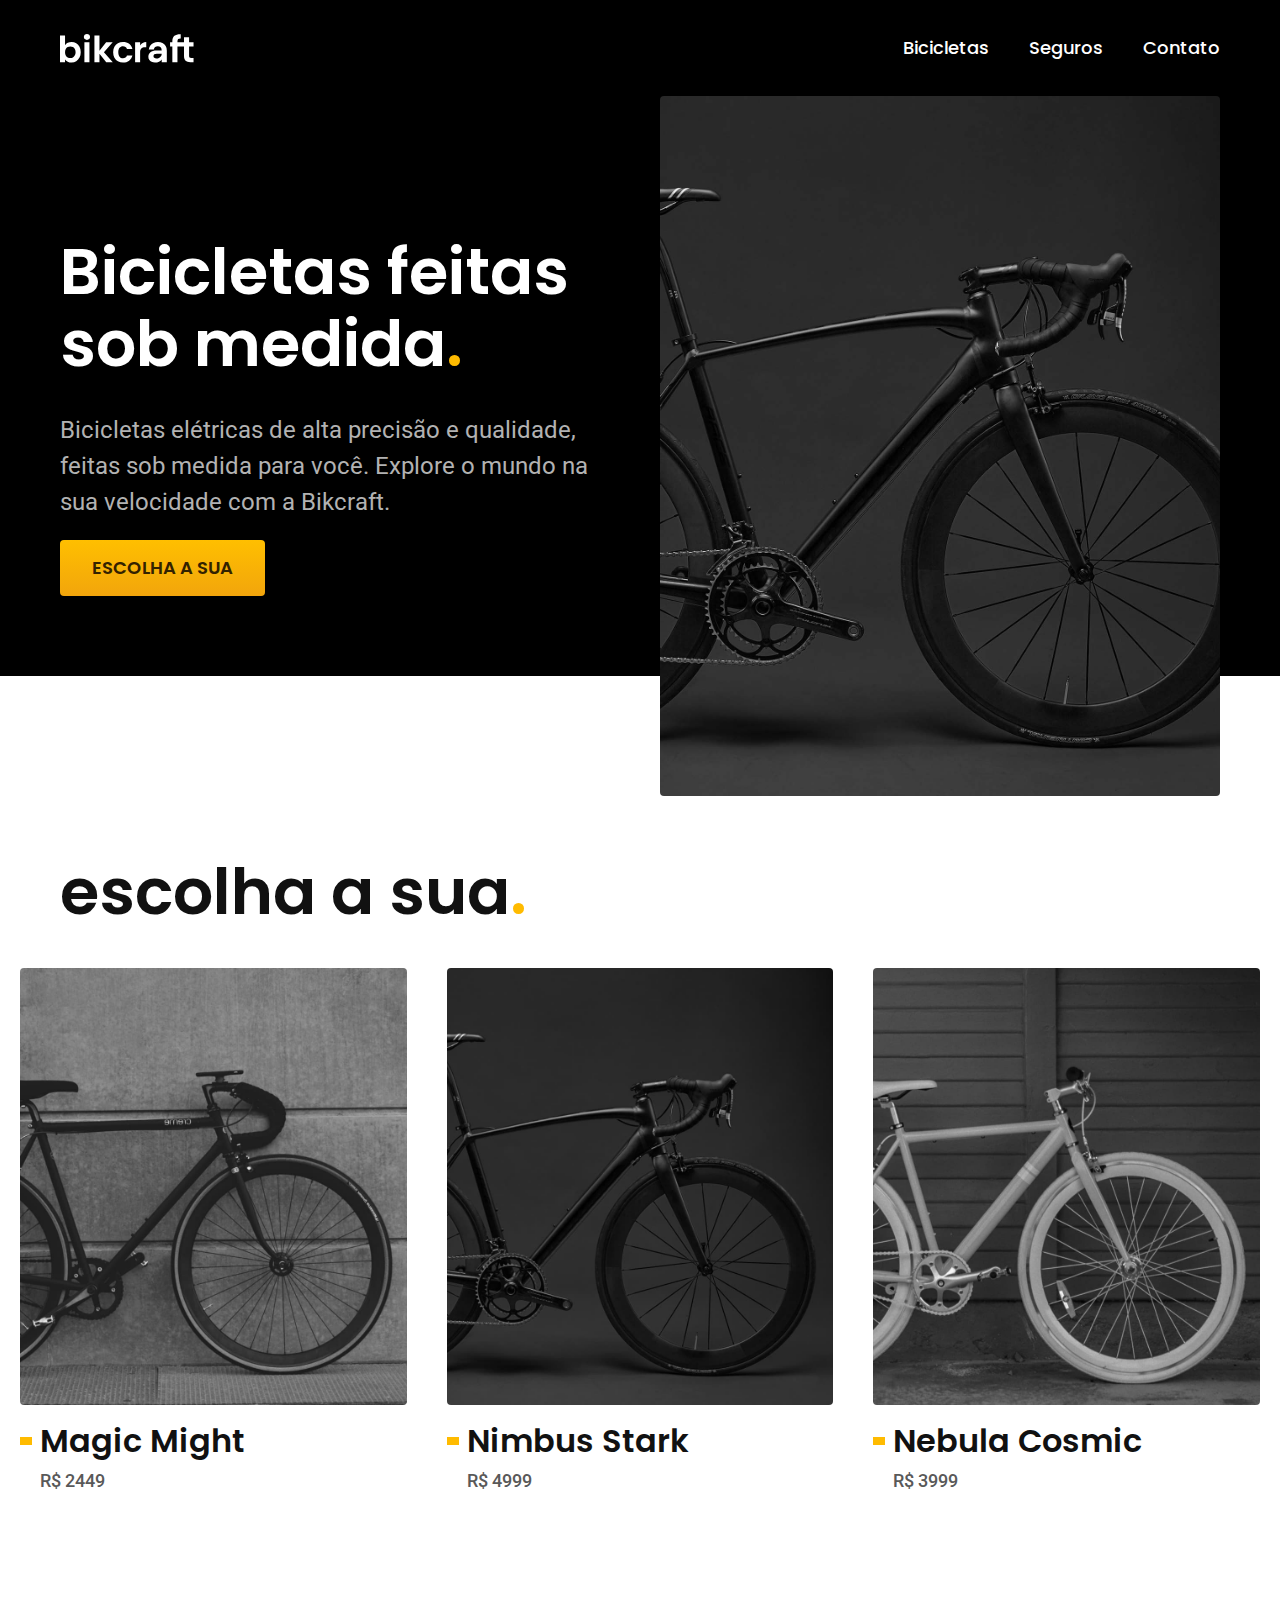
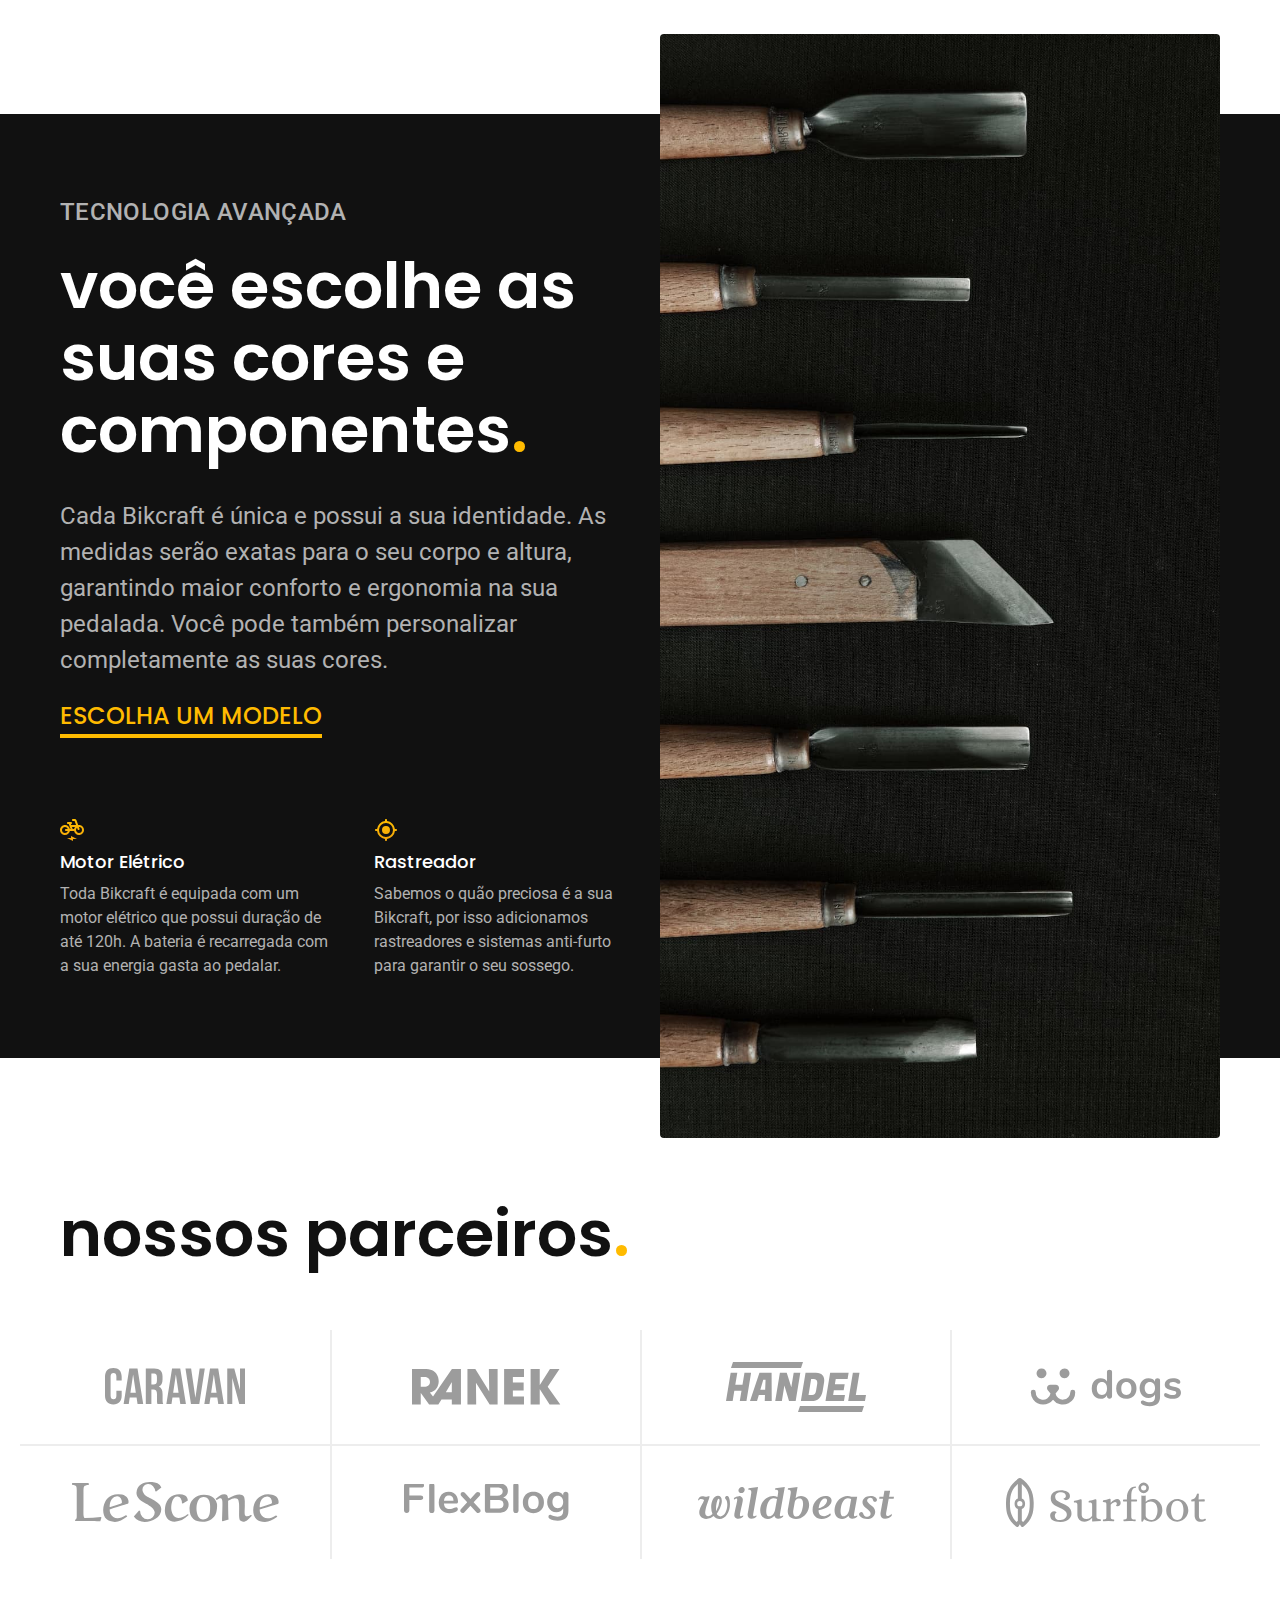
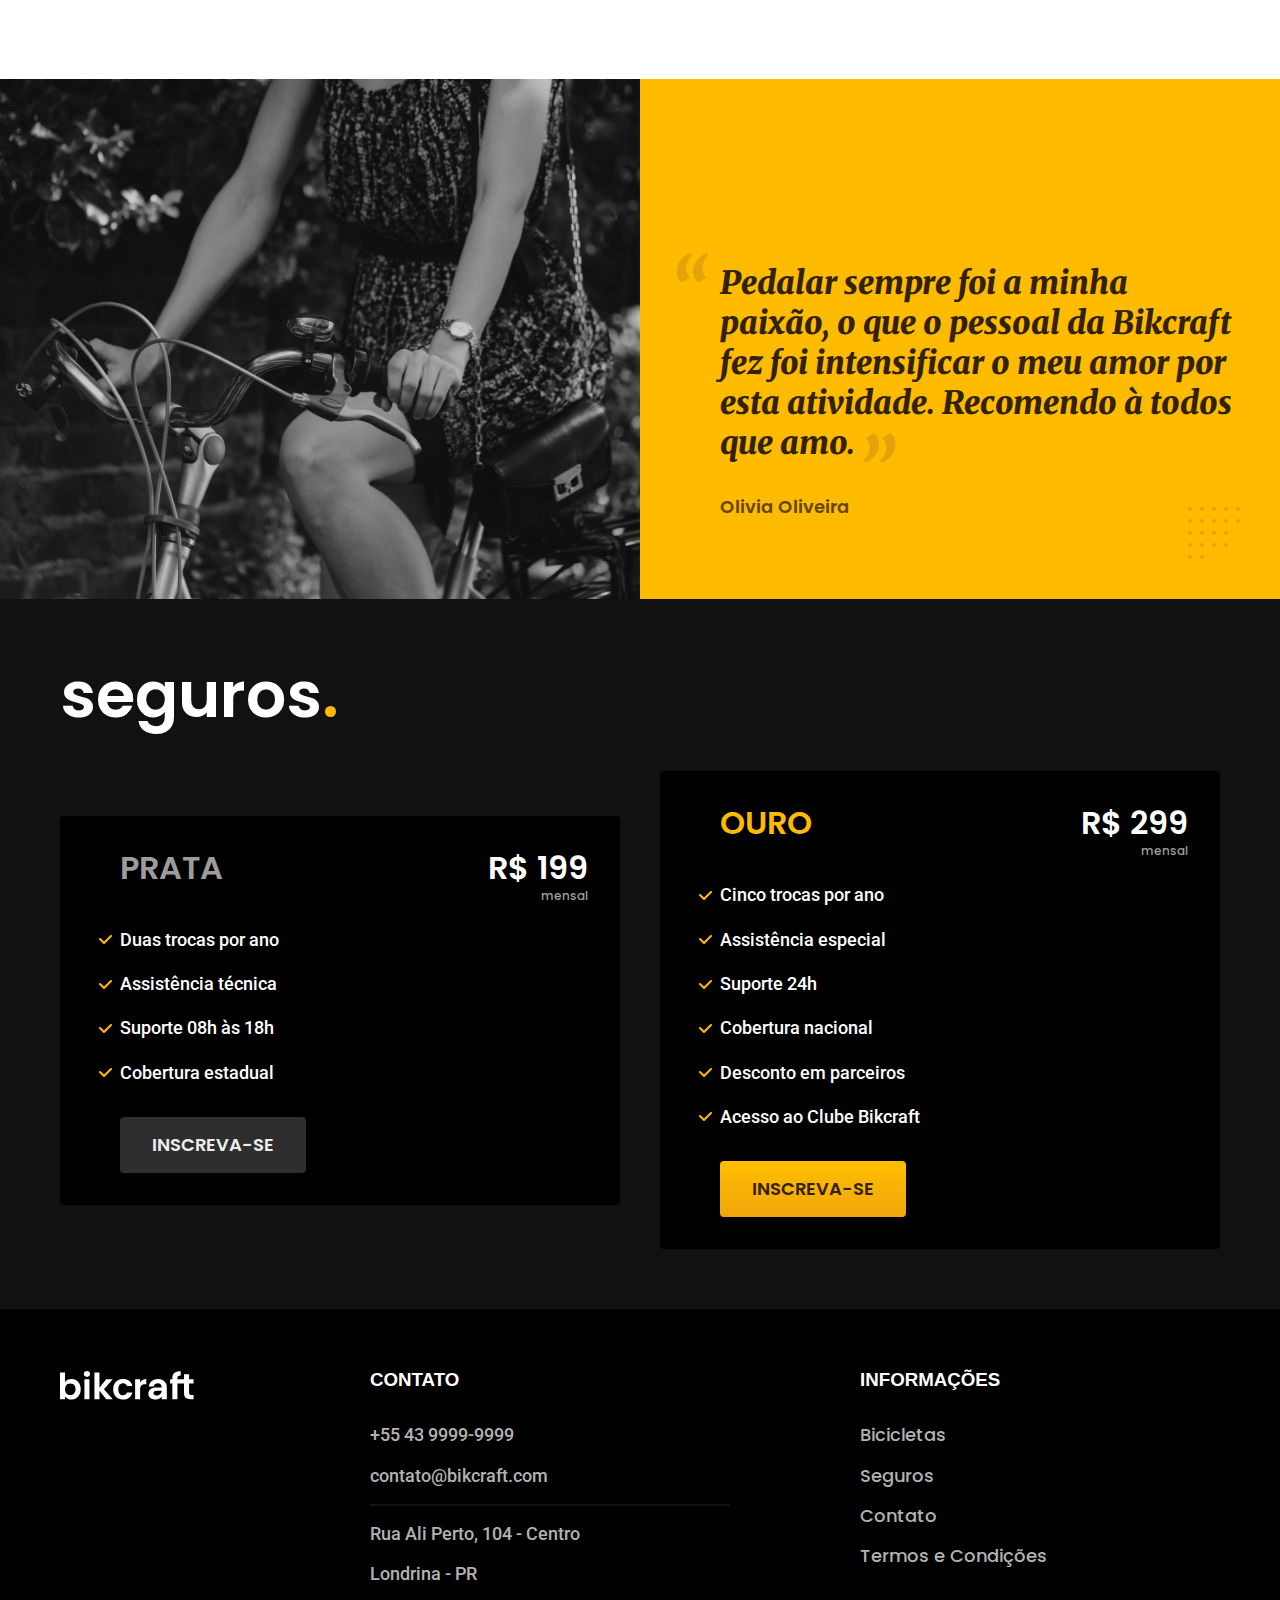
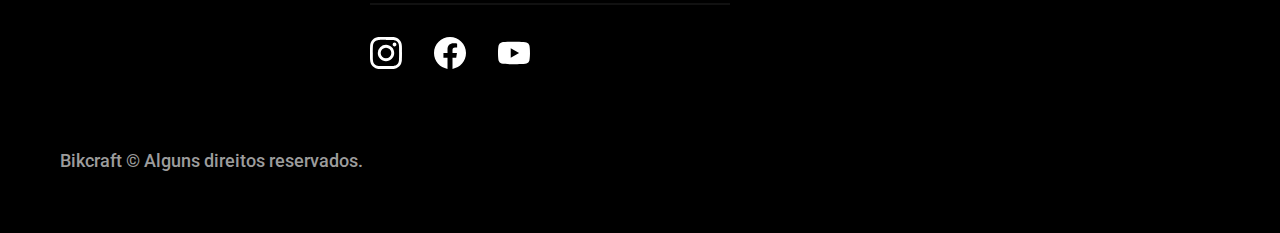
<file: index.html>
<!DOCTYPE html>
<html lang="pt-br">

<head>
  <meta charset="UTF-8">
  <meta name="viewport" content="width=device-width, initial-scale=1.0">
  <title>Bikcraft- Bicicletas Elétricas</title>
  <meta name="description" content="Bicicletas elétricas de alta precisão e qualidade, feitas sob medida para você. Explore o mundo na sua velocidade com a Bikcraft.">


  <link rel="icon" href="favicon.svg" type="image/svg+xml">
  <link rel="preload" href="./css/style.min.css" as="style">
  <link rel="stylesheet" href="./css/style.min.css">

  <link rel="preconnect" href="https://fonts.googleapis.com">
  <link rel="preconnect" href="https://fonts.gstatic.com" crossorigin>
  <link href="https://fonts.googleapis.com/css2?family=Merriweather:ital,wght@1,900&family=Poppins:wght@400;600&family=Roboto:wght@400;500&display=swap" rel="stylesheet">
</head>

<body>
  <header class="header-bg">
    <div class="header container">
      <a href="./"><img src="./img/bikcraft.svg" alt="Bikcraft" width="136" height="32"></a>
      <nav>
        <ul class="header-menu font-1-m cor-0">
          <li><a href="./bicicletas.html">Bicicletas</a></li>
          <li><a href="./seguros.html">Seguros</a></li>
          <li><a href="./contato.html">Contato</a></li>
        </ul>
      </nav>
    </div>
  </header>

  <main class="introducao-bg">
    <div class="introducao container">
      <div class="introducao-conteudo">
        <h1 class="font-1-xxl cor-0">Bicicletas feitas sob medida<span class="cor-p1">.</span></h1>
        <p class="font-2-l cor-5">Bicicletas elétricas de alta precisão e qualidade, feitas sob medida para você. Explore o mundo na sua velocidade com a Bikcraft.</p>
        <a class="botao" href="./bicicletas.html">Escolha a sua</a>
      </div>
      <picture>
        <source media="(max-width: 800px)" srcset="./img/bicicletas/nimbus.jpg">
        <img src="./img/fotos/introducao.jpg" width="1280" height="1600" alt="Bicicleta elétrica preta">
      </picture>
    </div>
  </main>

  <article class="bicicletas-lista">
    <h2 class="container font-1-xxl">escolha a sua<span class="cor-p1">.</span></h2>

    <ul>
      <li>
        <a href="./bicicletas/magic.html">
          <img src="./img/bicicletas/magic-home.jpg" width="920" height="1040" alt="Bicicleta preta">
          <h3 class="font-1-xl">Magic Might</h3>
          <span class="font-2-m cor-8">R$ 2449</span>
        </a>
      </li>

      <li>
        <a href="./bicicletas/nimbus.html">
          <img src="./img/bicicletas/nimbus-home.jpg" width="920" height="1040" alt="Bicicleta preta">
          <h3 class="font-1-xl">Nimbus Stark</h3>
          <span class="font-2-m cor-8">R$ 4999</span>
        </a>
      </li>

      <li>
        <a href="./bicicletas/nebula.html">
          <img src="./img/bicicletas/nebula-home.jpg" width="920" height="1040" alt="Bicicleta preta">
          <h3 class="font-1-xl">Nebula Cosmic</h3>
          <span class="font-2-m cor-8">R$ 3999</span>
        </a>
      </li>
    </ul>
  </article>

  <article class="tecnologia-bg">
    <div class="tecnologia container">
      <div class="tecnologia-conteudo">
        <span class="font-2-l-b cor-5">Tecnologia Avançada</span>
        <h2 class="font-1-xxl cor-0">você escolhe as suas cores e componentes<span class="cor-p1">.</span></h2>
        <p class="font-2-l cor-5">Cada Bikcraft é única e possui a sua identidade. As medidas serão exatas para o seu corpo e altura, garantindo maior conforto e ergonomia na sua pedalada. Você pode também personalizar completamente as suas cores.
        </p>
        <a class="link" href="./bicicletas.html">Escolha um modelo</a>
        <div class="tecnologia-vantagens">
          <div>
            <img src="./img/icones/eletrica.svg" width="24" height="24" alt="">
            <h3 class="font-1-m cor-0">Motor Elétrico</h3>
            <p class="font-2-s cor-5">Toda Bikcraft é equipada com um motor elétrico que possui duração de até 120h. A bateria é recarregada com a sua energia gasta ao pedalar.</p>
          </div>
          <div>
            <img src="./img/icones/rastreador.svg" width="24" height="24" alt="">
            <h3 class="font-1-m cor-0">Rastreador</h3>
            <p class="font-2-s cor-5">Sabemos o quão preciosa é a sua Bikcraft, por isso adicionamos rastreadores e sistemas anti-furto para garantir o seu sossego.</p>
          </div>
        </div>
      </div>
      <div class="tecnologia-imagem">
        <img src="./img/fotos/tecnologia.jpg" width="1200" height="1920" alt="">
      </div>
    </div>
  </article>

  <section class="parceiros" aria-label="Nossos Parceiros">
    <h2 class="container font-1-xxl">nossos parceiros<span class="cor-p1">.</span></h2>

    <ul>
      <li><img src="./img/parceiros/caravan.svg" alt="Caravan" width="140" height="38"></li>
      <li><img src="./img/parceiros/ranek.svg" alt="Ranek" width="149" height="36"></li>
      <li><img src="./img/parceiros/handel.svg" alt="Handel" width="140" height="50"></li>
      <li><img src="./img/parceiros/dogs.svg" alt="Dogs" width="152" height="39"></li>
      <li><img src="./img/parceiros/lescone.svg" alt="LeScone" width="208" height="41"></li>
      <li><img src="./img/parceiros/flexblog.svg" alt="FlexBlog" width="165" height="38"></li>
      <li><img src="./img/parceiros/wildbeast.svg" alt="Wildbeast" width="196" height="34"></li>
      <li><img src="./img/parceiros/surfbot.svg" alt="Surfbot" width="200" height="49"></li>
    </ul>
  </section>

  <section class="depoimento" aria-label="Depoimento">
    <div>
      <img src="./img/fotos/depoimento.jpg" width="1560" height="1360" alt="Garota pedalando uma bicicleta bikcraft">
    </div>
    <div class="depoimento-conteudo">
      <blockquote class="font-1-xl cor-p5">
        <p>Pedalar sempre foi a minha paixão, o que o pessoal da Bikcraft fez foi intensificar o meu amor por esta atividade. Recomendo à todos que amo.
        </p>
      </blockquote>
      <span class="font-1-m-b cor-p4">Olivia Oliveira</span>
    </div>
  </section>

  <article class="seguros-bg">
    <div class="seguros container">
      <h2 class="font-1-xxl cor-0">seguros<span class="cor-p1">.</span></h2>
      <div class="seguros-item">
        <h3 class="font-1-xl cor-6">PRATA</h3>
        <span class="font-1-xl cor-0">R$ 199 <span class="font-1-xs cor-6">mensal</span></span>
        <ul class="font-2-m cor-0">
          <li>Duas trocas por ano</li>
          <li>Assistência técnica</li>
          <li>Suporte 08h às 18h</li>
          <li>Cobertura estadual</li>
        </ul>
        <a class="botao secundario" href="#">Inscreva-se</a>
      </div>

      <div class="seguros-item">
        <h3 class="font-1-xl cor-p1">OURO</h3>
        <span class="font-1-xl cor-0">R$ 299 <span class="font-1-xs cor-6">mensal</span></span>
        <ul class="font-2-m cor-0">
          <li>Cinco trocas por ano</li>
          <li>Assistência especial</li>
          <li>Suporte 24h</li>
          <li>Cobertura nacional</li>
          <li>Desconto em parceiros</li>
          <li>Acesso ao Clube Bikcraft</li>
        </ul>
        <a class="botao" href="#">Inscreva-se</a>
      </div>
    </div>

  </article>

  <footer class="footer-bg">
    <div class="footer container">
      <img src="./img/bikcraft.svg" width="136" height="32" alt="Bikcraft">
      <div class="footer-contato">
        <h3 class="font-2-1-b cor-0">Contato</h3>
        <ul class="font-2-m cor-5">
          <li><a href="tel:+5543998012572">+55 43 9999-9999</a></li>
          <li><a href="mailto:pedromont436@gmail.com">contato@bikcraft.com</a></li>
          <li>Rua Ali Perto, 104 - Centro</li>
          <li>Londrina - PR</li>
        </ul>
        <div class="footer-redes">
          <a href="./">
            <img src="./img/redes/instagram.svg" width="32" height="32" alt="Instagram">
          </a>
          <a href="./">
            <img src="./img/redes/facebook.svg" width="32" height="32" alt="Facebook">
          </a>
          <a href="./">
            <img src="./img/redes/youtube.svg" width="32" height="32" alt="Youtube">
          </a>
        </div>

      </div>
      <div class="footer-informacoes">
        <h3 class="font-2-1-b cor-0">Informações</h3>
        <nav>
          <ul class="font-1-m cor-5">
            <li><a href="./bicicletas.html">Bicicletas</a></li>
            <li><a href="./seguros.html">Seguros</a></li>
            <li><a href="./contato.html">Contato</a></li>
            <li><a href="./termos.html">Termos e Condições</a></li>
          </ul>
        </nav>
      </div>
      <p class="footer-copy font-2-m cor-6">Bikcraft © Alguns direitos reservados.</p>
    </div>
  </footer>
  <script src="./js/script.js"></script>
</body>

</html>
</file>
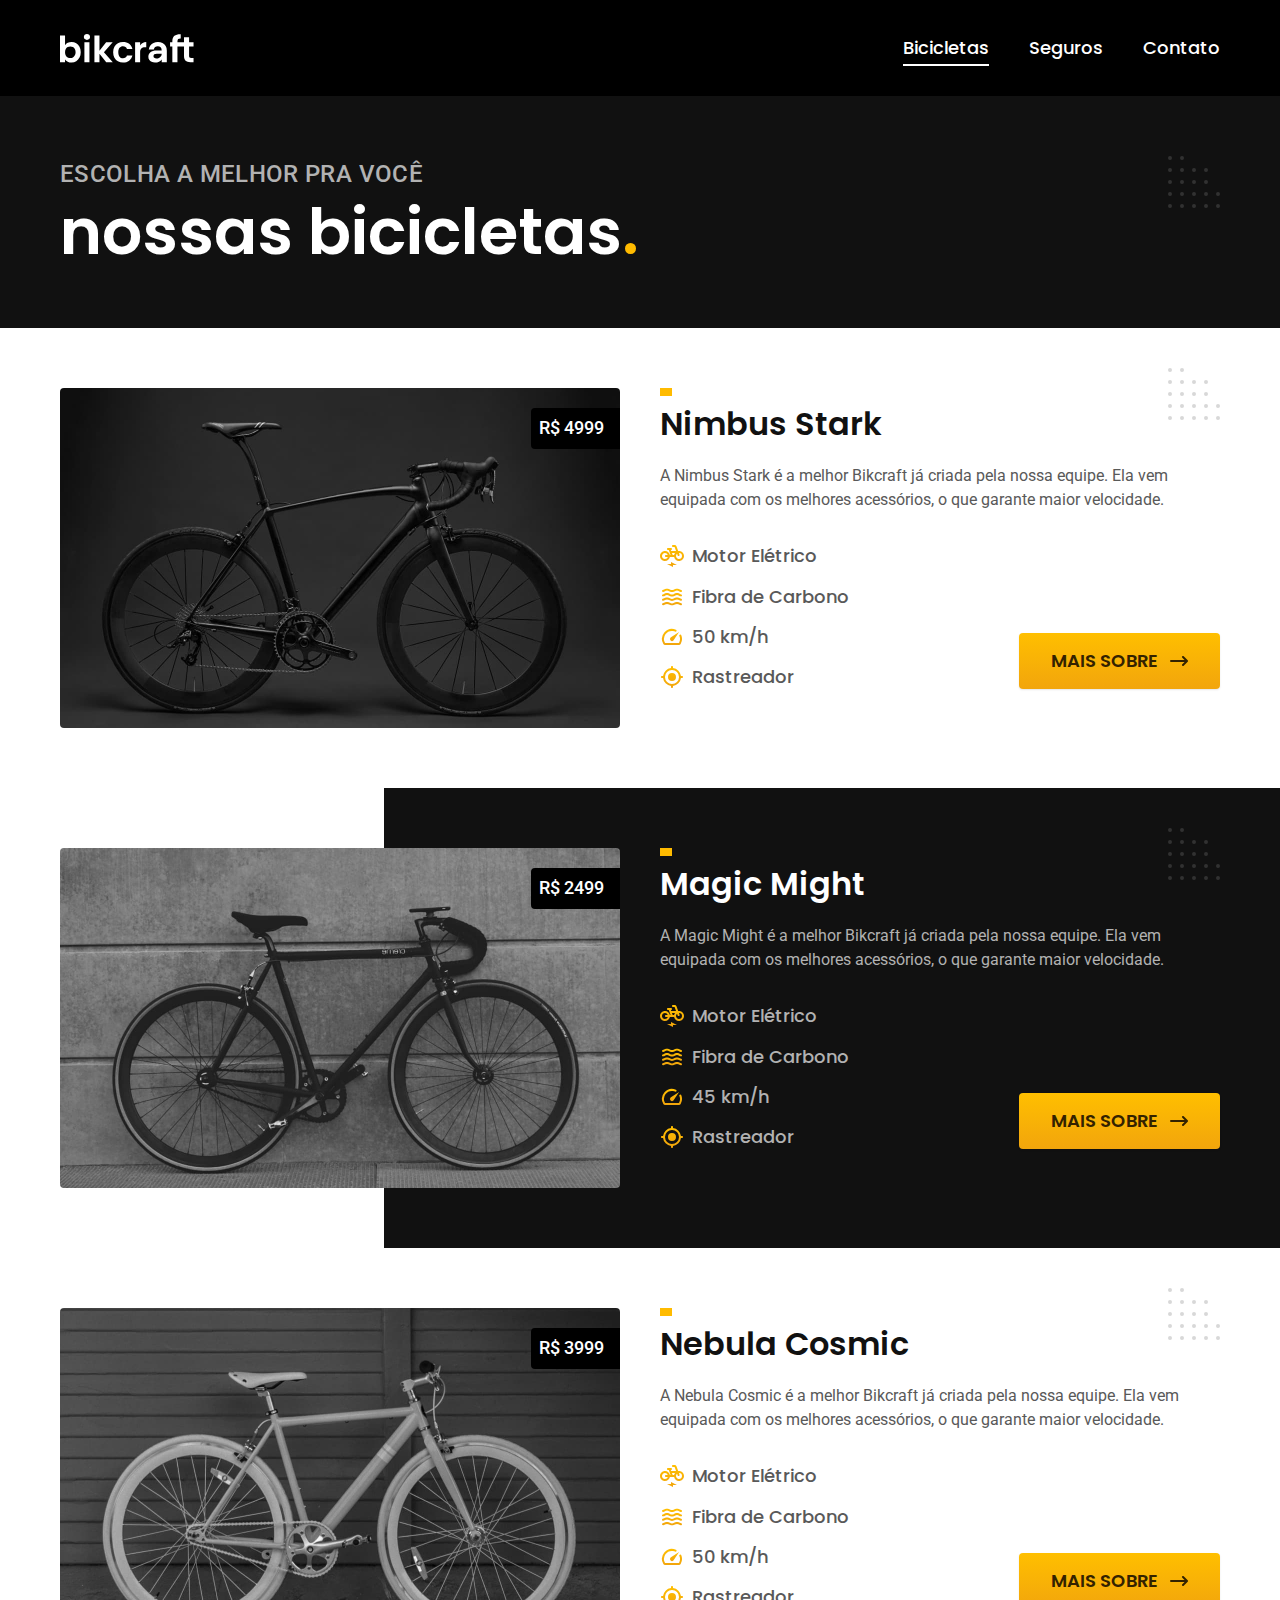
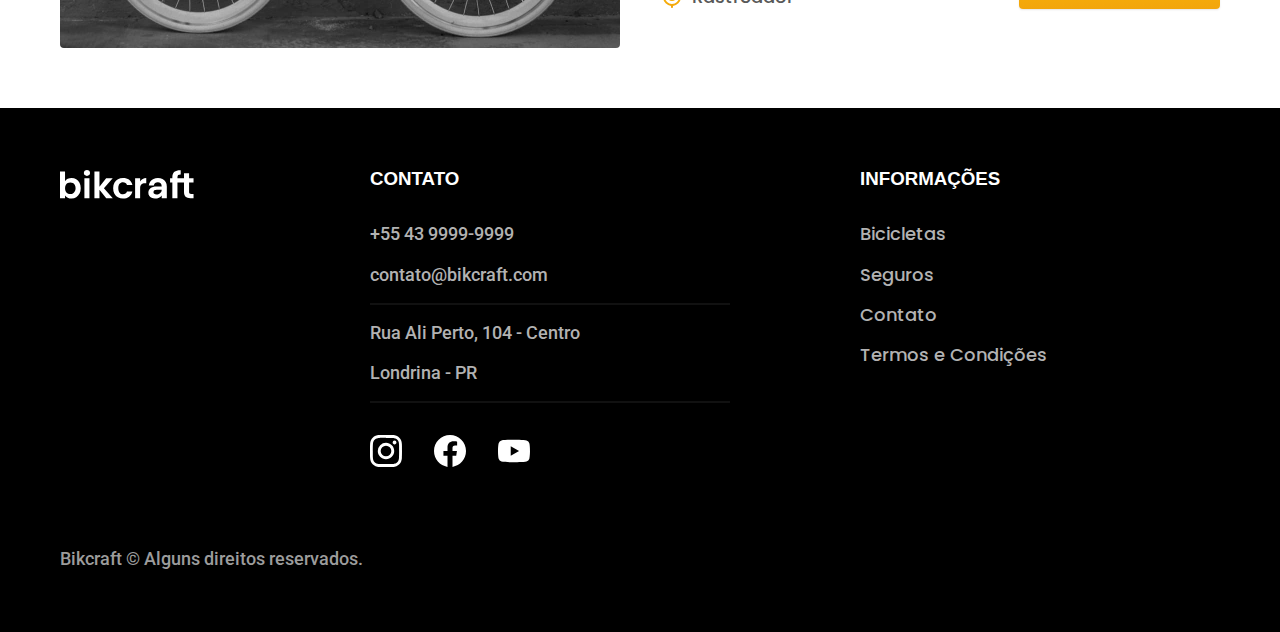
<file: bicicletas.html>
<!DOCTYPE html>
<html lang="pt-br">

<head>
  <meta charset="UTF-8">
  <meta name="viewport" content="width=device-width, initial-scale=1.0">
  <title>Bicicletas | Bikcraft</title>
  <meta name="description" content="Bicicletas.">

  <link rel="icon" href="favicon.svg" type="image/svg+xml">
  <link rel="preload" href="./css/style.min.css" as="style">
  <link rel="stylesheet" href="./css/style.min.css">

  <link rel="preconnect" href="https://fonts.googleapis.com">
  <link rel="preconnect" href="https://fonts.gstatic.com" crossorigin>
  <link href="https://fonts.googleapis.com/css2?family=Merriweather:ital,wght@1,900&family=Poppins:wght@400;600&family=Roboto:wght@400;500&display=swap" rel="stylesheet">
</head>

<body id="bicicletas">
  <header class="header-bg">
    <div class="header container">
      <a href="./"><img src="./img/bikcraft.svg" alt="Bikcraft" width="136" height="32"></a>
      <nav>
        <ul class="header-menu font-1-m cor-0">
          <li><a href="./bicicletas.html">Bicicletas</a></li>
          <li><a href="./seguros.html">Seguros</a></li>
          <li><a href="./contato.html">Contato</a></li>
        </ul>
      </nav>
    </div>
  </header>

  <main>
    <div class="titulo-bg">
      <div class="titulo container">
        <p class="font-2-l-b cor-5">Escolha a melhor pra você</p>
        <h1 class="font-1-xxl cor-0">nossas bicicletas<span class="cor-p1">.</span></h1>
      </div>
    </div>

    <div class="bicicletas container">
      <div class="bicicletas-imagem">
        <img src="./img/bicicletas/nimbus.jpg" width="1120" height="680" alt="Bicicleta preta">
        <span class="font-2-m cor-0">R$ 4999</span>
      </div>
      <div class="bicicletas-conteudo">
        <h2 class="font-1-xl">Nimbus Stark</h2>
        <p class="font-2-s cor-8">
          A Nimbus Stark é a melhor Bikcraft já criada pela nossa equipe. Ela vem equipada com os melhores acessórios, o que garante maior velocidade.</p>
        <ul class="font-1-m cor-8">
          <li>
            <img src="./img/icones/eletrica.svg" width="32" height="32" alt="">
            Motor Elétrico
          </li>
          <li>
            <img src="./img/icones/carbono.svg" width="32" height="32" alt="">
            Fibra de Carbono
          </li>
          <li>
            <img src="./img/icones/velocidade.svg" width="32" height="32" alt="">
            50 km/h
          </li>
          <li>
            <img src="./img/icones/rastreador.svg" width="32" height="32" alt="">
            Rastreador
          </li>
        </ul>
        <a class="botao seta" href="./bicicletas/nimbus.html">Mais sobre</a>
      </div>
    </div>


    <div class="bicicletas-bg">
      <div class="bicicletas container">
        <div class="bicicletas-imagem">
          <img src="./img/bicicletas/magic.jpg" width="1120" height="680" alt="Bicicleta preta">
          <span class="font-2-m cor-0">R$ 2499</span>
        </div>
        <div class="bicicletas-conteudo">
          <h2 class="font-1-xl cor-0">Magic Might</h2>
          <p class="font-2-s cor-5">
            A Magic Might é a melhor Bikcraft já criada pela nossa equipe. Ela vem equipada com os melhores acessórios, o que garante maior velocidade.</p>
          <ul class="font-1-m cor-5">
            <li>
              <img src="./img/icones/eletrica.svg" alt="">
              Motor Elétrico
            </li>
            <li>
              <img src="./img/icones/carbono.svg" alt="">
              Fibra de Carbono
            </li>
            <li>
              <img src="./img/icones/velocidade.svg" alt="">
              45 km/h
            </li>
            <li>
              <img src="./img/icones/rastreador.svg" alt="">
              Rastreador
            </li>
          </ul>
          <a class="botao seta" href="./bicicletas/magic.html">Mais sobre</a>
        </div>
      </div>
    </div>


    <div class="bicicletas container">
      <div class="bicicletas-imagem">
        <img src="./img/bicicletas/nebula.jpg" width="1120" height="680" alt="Bicicleta preta">
        <span class="font-2-m cor-0">R$ 3999</span>
      </div>
      <div class="bicicletas-conteudo">
        <h2 class="font-1-xl">Nebula Cosmic</h2>
        <p class="font-2-s cor-8">
          A Nebula Cosmic é a melhor Bikcraft já criada pela nossa equipe. Ela vem equipada com os melhores acessórios, o que garante maior velocidade.</p>
        <ul class="font-1-m cor-8">
          <li>
            <img src="./img/icones/eletrica.svg" width="32" height="32" alt="">
            Motor Elétrico
          </li>
          <li>
            <img src="./img/icones/carbono.svg" width="32" height="32" alt="">
            Fibra de Carbono
          </li>
          <li>
            <img src="./img/icones/velocidade.svg" width="32" height="32" alt="">
            50 km/h
          </li>
          <li>
            <img src="./img/icones/rastreador.svg" width="32" height="32" alt="">
            Rastreador
          </li>
        </ul>
        <a class="botao seta" href="./bicicletas/nebula.html">Mais sobre</a>
      </div>
    </div>


  </main>


  <footer class="footer-bg">
    <div class="footer container">
      <img src="./img/bikcraft.svg" width="136" height="32" alt="Bikcraft">
      <div class="footer-contato">
        <h3 class="font-2-1-b cor-0">Contato</h3>
        <ul class="font-2-m cor-5">
          <li><a href="tel:+5543998012572">+55 43 9999-9999</a></li>
          <li><a href="mailto:pedromont436@gmail.com">contato@bikcraft.com</a></li>
          <li>Rua Ali Perto, 104 - Centro</li>
          <li>Londrina - PR</li>
        </ul>
        <div class="footer-redes">
          <a href="./">
            <img src="./img/redes/instagram.svg" width="32" height="32" alt="Instagram">
          </a>
          <a href="./">
            <img src="./img/redes/facebook.svg" width="32" height="32" alt="Facebook">
          </a>
          <a href="./">
            <img src="./img/redes/youtube.svg" width="32" height="32" alt="Youtube">
          </a>
        </div>

      </div>
      <div class="footer-informacoes">
        <h3 class="font-2-1-b cor-0">Informações</h3>
        <nav>
          <ul class="font-1-m cor-5">
            <li><a href="./bicicletas.html">Bicicletas</a></li>
            <li><a href="./seguros.html">Seguros</a></li>
            <li><a href="./contato.html">Contato</a></li>
            <li><a href="./termos.html">Termos e Condições</a></li>
          </ul>
        </nav>
      </div>
      <p class="footer-copy font-2-m cor-6">Bikcraft © Alguns direitos reservados.</p>
    </div>
  </footer>
  <script src="./js/script.js"></script>
</body>

</html>
</file>
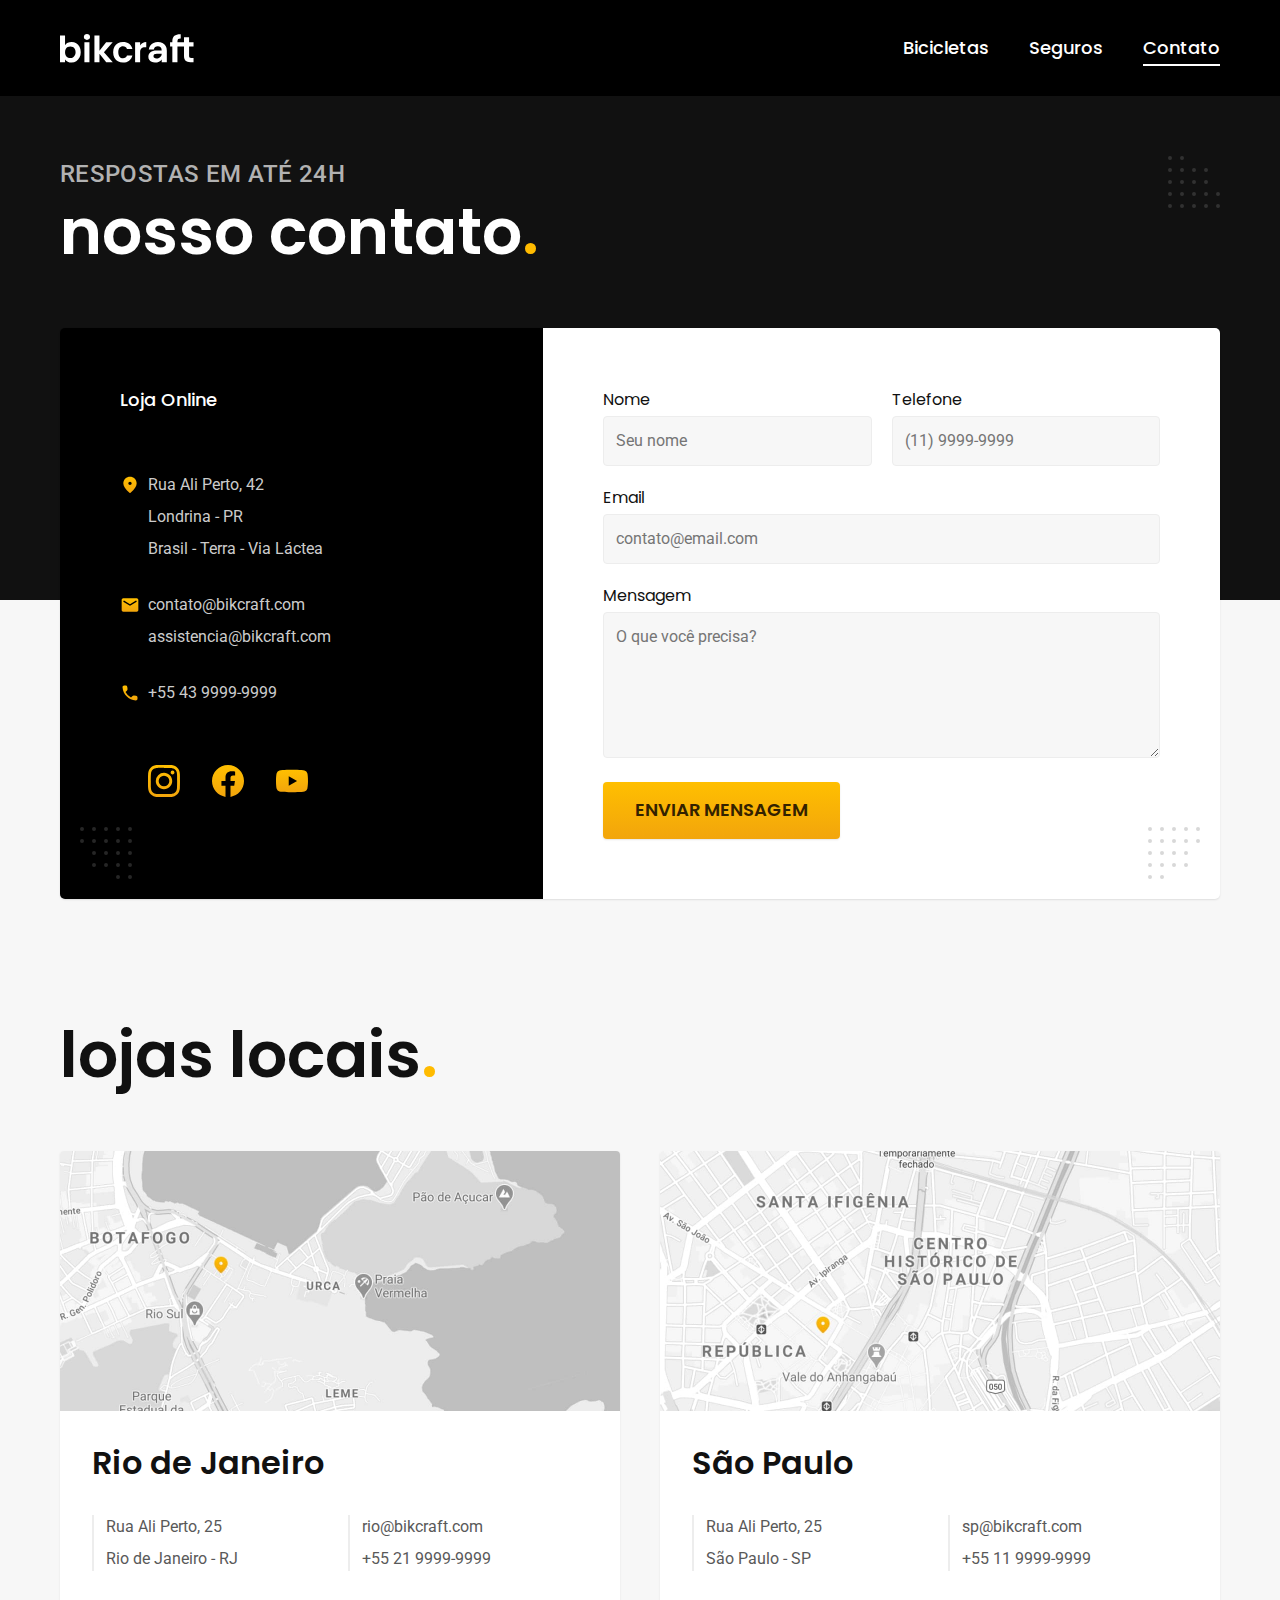
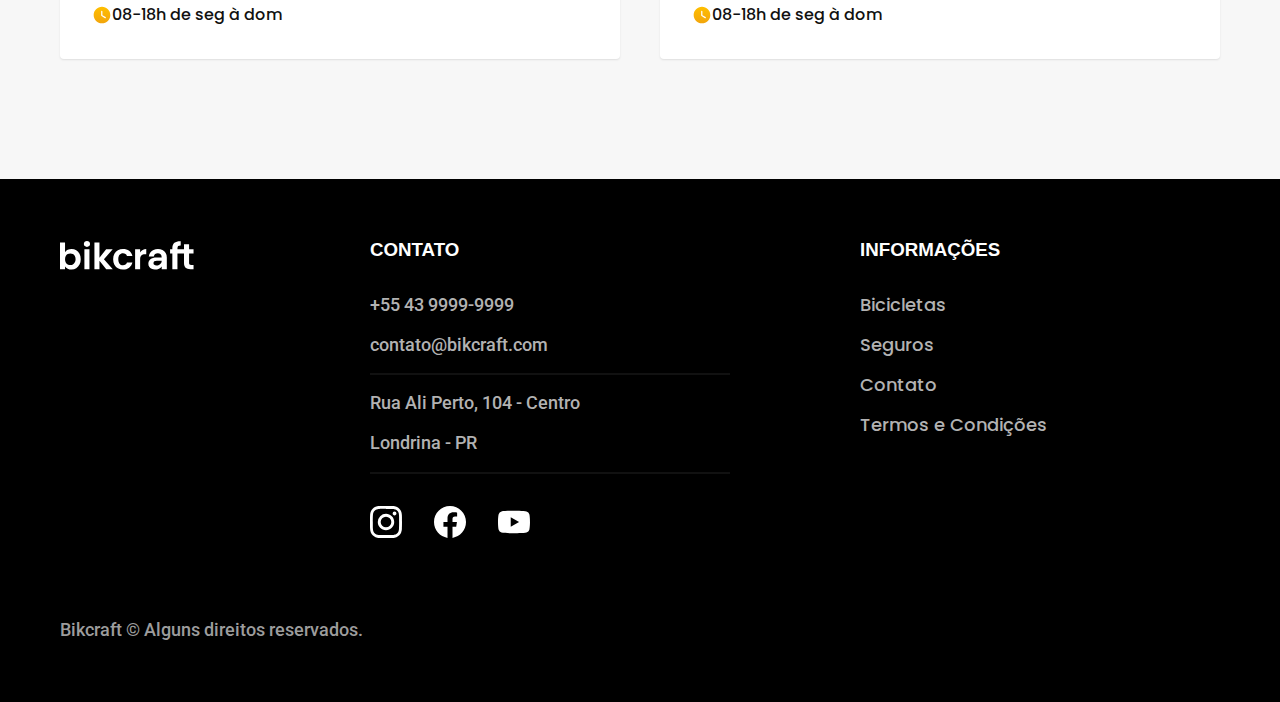
<file: contato.html>
<!DOCTYPE html>
<html lang="pt-br">

<head>
  <meta charset="UTF-8">
  <meta name="viewport" content="width=device-width, initial-scale=1.0">
  <title>Contato | Bikcraft</title>
  <meta name="description" content="Contato bikcraft.">

  <link rel="icon" href="favicon.svg" type="image/svg+xml">
  <link rel="preload" href="./css/style.min.css" as="style">
  <link rel="stylesheet" href="./css/style.min.css">

  <link rel="preconnect" href="https://fonts.googleapis.com">
  <link rel="preconnect" href="https://fonts.gstatic.com" crossorigin>
  <link href="https://fonts.googleapis.com/css2?family=Merriweather:ital,wght@1,900&family=Poppins:wght@400;600&family=Roboto:wght@400;500&display=swap" rel="stylesheet">
</head>

<body id="contato">
  <header class="header-bg">
    <div class="header container">
      <a href="./"><img src="./img/bikcraft.svg" width="136" height="32" alt="Bikcraft"></a>
      <nav>
        <ul class="header-menu font-1-m cor-0">
          <li><a href="./bicicletas.html">Bicicletas</a></li>
          <li><a href="./seguros.html">Seguros</a></li>
          <li><a href="./contato.html">Contato</a></li>
        </ul>
      </nav>
    </div>
  </header>

  <main>
    <div class="titulo-bg">
      <div class="titulo container">
        <p class="font-2-l-b cor-5">Respostas em até 24h</p>
        <h1 class="font-1-xxl cor-0">nosso contato<span class="cor-p1">.</span></h1>
      </div>
    </div>

    <div class="contato container">
      <section class="contato-dados" aria-label="Endereço">
        <h2 class="font-1-m cor-0">Loja Online</h2>
        <div class="contato-endereco font-2-s cor-4">
          <p>Rua Ali Perto, 42</p>
          <p>Londrina - PR</p>
          <p>Brasil - Terra - Via Láctea</p>
        </div>
        <address class="contato-meios font-2-s cor-4">
          <p>contato@bikcraft.com</p>
          <p>assistencia@bikcraft.com</p>
          <p>+55 43 9999-9999</p>
        </address>
        <div class="contato-redes">
          <a href="./">
            <img src="./img/redes/instagram-p.svg" width="32" height="32" alt="Instagram">
          </a>
          <a href="./">
            <img src="./img/redes/facebook-p.svg" width="32" height="32" alt="Facebook">
          </a>
          <a href="./">
            <img src="./img/redes/youtube-p.svg" width="32" height="32" alt="Youtube">
          </a>
        </div>
      </section>
      <section class="contato-formulario" aria-label="Formulário">
        <form class="form" action="./contato.html">
          <div>
            <label for="nome">Nome</label>
            <input type="text" id="nome" name="nome" placeholder="Seu nome">
          </div>
          <div>
            <label for="telefone">Telefone</label>
            <input type="text" id="telefone" name="telefone" placeholder="(11) 9999-9999">
          </div>
          <div class="col-2">
            <label for="email">Email</label>
            <input type="email" id="email" name="email" placeholder="contato@email.com">
          </div>
          <div class="col-2">
            <label for="mensagem">Mensagem</label>
            <textarea rows="5" id="mensagem" name="mensagem" placeholder="O que você precisa?"></textarea>
          </div>
          <button class="botao col-2">Enviar Mensagem</button>
        </form>
      </section>
    </div>
  </main>

  <article class="lojas container">
    <h2 class="font-1-xxl">lojas locais<span class="cor-p1">.</span></h2>
    <div class="lojas-item">
      <img src="./img/lojas/rj.jpg" width="1120" height="520" alt="mapa marcando o endereço em Rua Ali Perto, 25 - Rio de Janeiro - RJ">
      <div class="lojas-conteudo">
        <h3 class="font-1-xl">Rio de Janeiro</h3>
        <div class="lojas-dados font-2-s cor-8">
          <p>Rua Ali Perto, 25</p>
          <p>Rio de Janeiro - RJ</p>
        </div>
        <div class="lojas-dados font-2-s cor-8">
          <p>rio@bikcraft.com</p>
          <p>+55 21 9999-9999</p>
        </div>
        <p class="lojas-tempo font-1-s"><img src="./img/icones/horario.svg" width="20" height="20" alt=""> 08-18h de seg à dom</p>
      </div>
    </div>

    <div class="lojas-item">
      <img src="./img/lojas/sp.jpg" width="1120" height="520" alt="mapa marcando o endereço em Rua Ali Perto, 25 - São Paulo - SP">
      <div class="lojas-conteudo">
        <h3 class="font-1-xl">São Paulo</h3>
        <div class="lojas-dados font-2-s cor-8">
          <p>Rua Ali Perto, 25</p>
          <p>São Paulo - SP</p>
        </div>
        <div class="lojas-dados font-2-s cor-8">
          <p>sp@bikcraft.com</p>
          <p>+55 11 9999-9999</p>
        </div>
        <p class="lojas-tempo font-1-s"><img src="./img/icones/horario.svg" width="20" height="20" alt=""> 08-18h de seg à dom</p>
      </div>

    </div>
    </div>
  </article>

  <footer class="footer-bg">
    <div class="footer container">
      <img src="./img/bikcraft.svg" width="136" height="32" alt="Bikcraft">
      <div class="footer-contato">
        <h3 class="font-2-1-b cor-0">Contato</h3>
        <ul class="font-2-m cor-5">
          <li><a href="tel:+5543998012572">+55 43 9999-9999</a></li>
          <li><a href="mailto:pedromont436@gmail.com">contato@bikcraft.com</a></li>
          <li>Rua Ali Perto, 104 - Centro</li>
          <li>Londrina - PR</li>
        </ul>
        <div class="footer-redes">
          <a href="./">
            <img src="./img/redes/instagram.svg" width="32" height="32" alt="Instagram">
          </a>
          <a href="./">
            <img src="./img/redes/facebook.svg" width="32" height="32" alt="Facebook">
          </a>
          <a href="./">
            <img src="./img/redes/youtube.svg" width="32" height="32" alt="Youtube">
          </a>
        </div>

      </div>
      <div class="footer-informacoes">
        <h3 class="font-2-1-b cor-0">Informações</h3>
        <nav>
          <ul class="font-1-m cor-5">
            <li><a href="./bicicletas.html">Bicicletas</a></li>
            <li><a href="./seguros.html">Seguros</a></li>
            <li><a href="./contato">Contato</a></li>
            <li><a href="./termos.html">Termos e Condições</a></li>
          </ul>
        </nav>
      </div>
      <p class="footer-copy font-2-m cor-6">Bikcraft © Alguns direitos reservados.</p>
    </div>
  </footer>
  <script src="./js/script.js"></script>
</body>

</html>
</file>
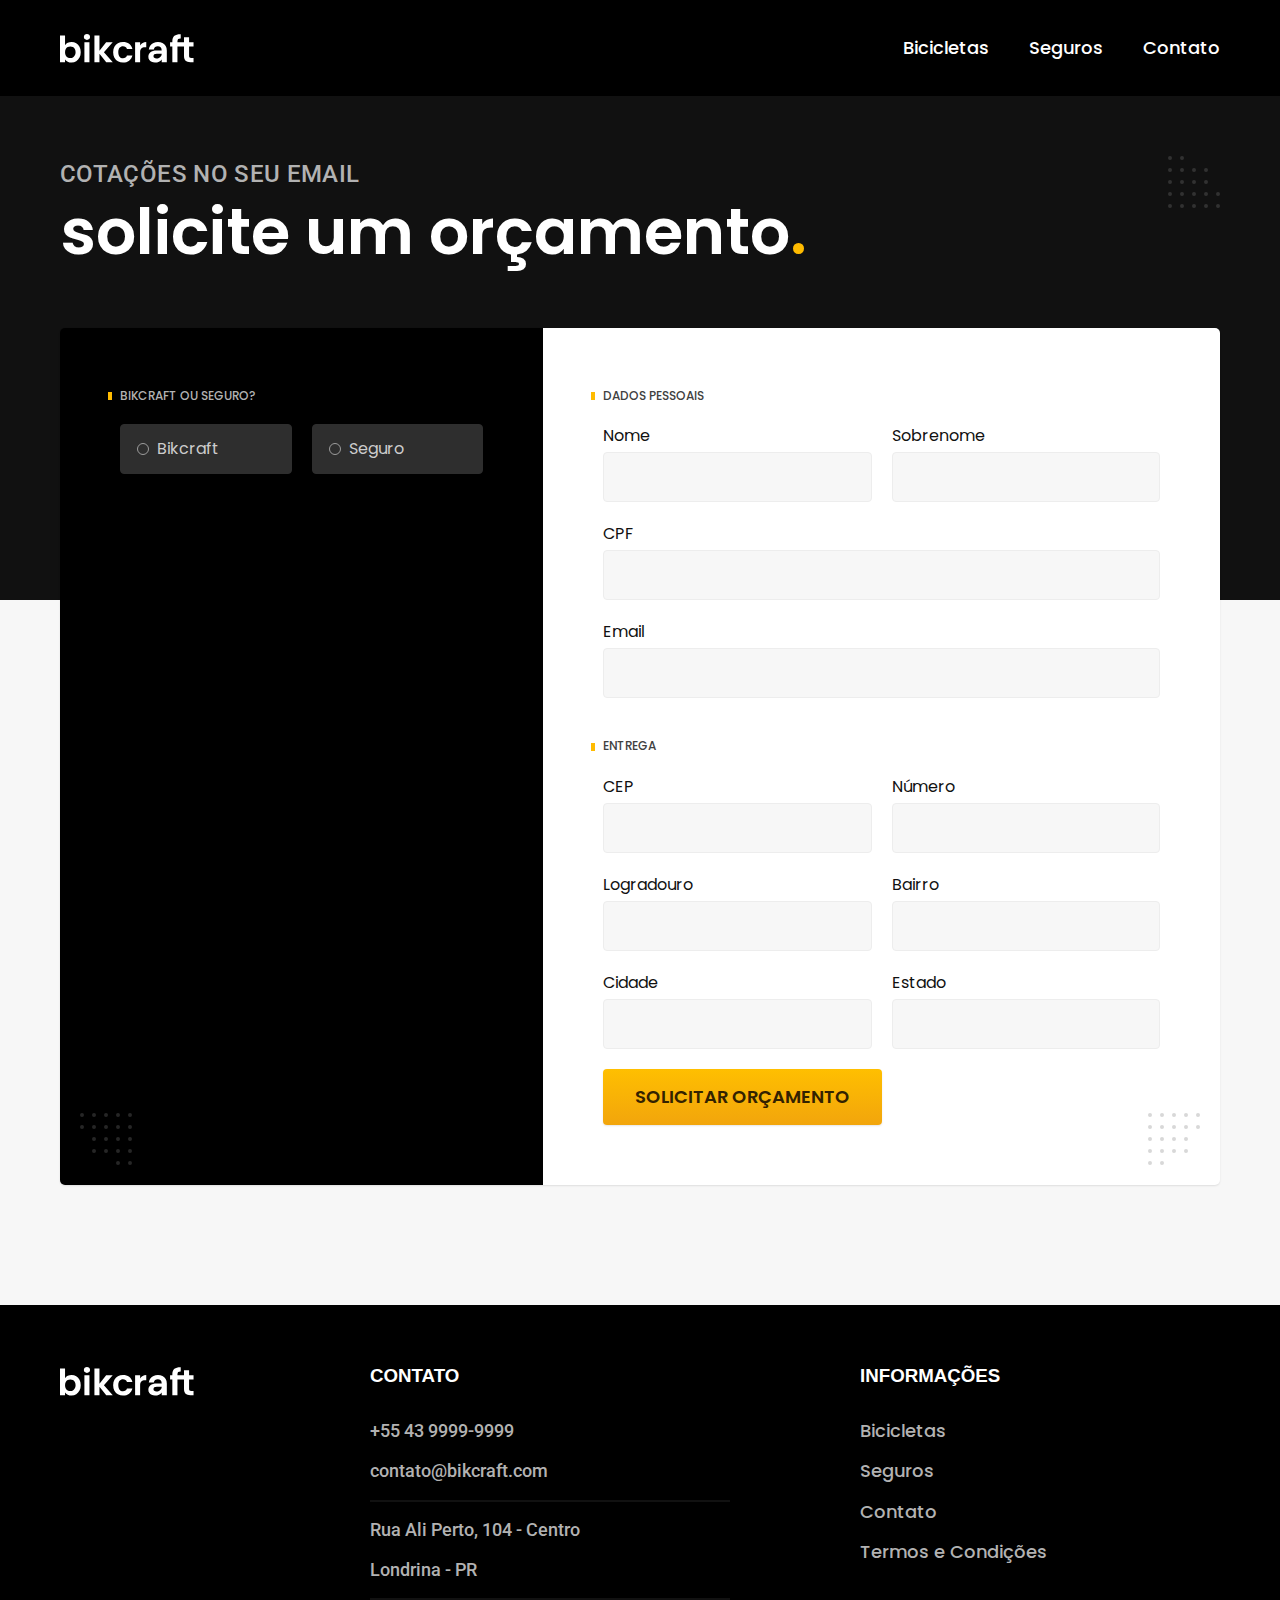
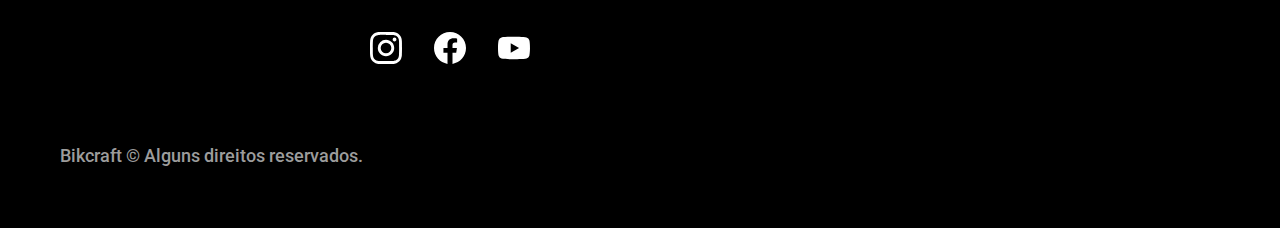
<file: orcamento.html>
<!DOCTYPE html>
<html lang="pt-br">

<head>
  <meta charset="UTF-8">
  <meta name="viewport" content="width=device-width, initial-scale=1.0">
  <title>Orçamento | Bikcraft</title>
  <meta name="description" content="Orçamento.">

  <link rel="icon" href="favicon.svg" type="image/svg+xml">
  <link rel="preload" href="./css/style.min.css" as="style">
  <link rel="stylesheet" href="./css/style.min.css">

  <link rel="preconnect" href="https://fonts.googleapis.com">
  <link rel="preconnect" href="https://fonts.gstatic.com" crossorigin>
  <link href="https://fonts.googleapis.com/css2?family=Merriweather:ital,wght@1,900&family=Poppins:wght@400;600&family=Roboto:wght@400;500&display=swap" rel="stylesheet">
</head>

<body id="orcamento">
  <header class="header-bg">
    <div class="header container">
      <a href="./"><img src="./img/bikcraft.svg" width="136" height="32" alt="Bikcraft"></a>
      <nav>
        <ul class="header-menu font-1-m cor-0">
          <li><a href="./bicicletas.html">Bicicletas</a></li>
          <li><a href="./seguros.html">Seguros</a></li>
          <li><a href="./contato.html">Contato</a></li>
        </ul>
      </nav>
    </div>
  </header>

  <main>
    <div class="titulo-bg">
      <div class="titulo container">
        <p class="font-2-l-b cor-5">Cotações no seu email</p>
        <h1 class="font-1-xxl cor-0">solicite um orçamento<span class="cor-p1">.</span></h1>
      </div>
    </div>

    <form class="orcamento container" action="./">
      <div class="orcamento-produto">
        <h2 class="font-1-xs cor-5">Bikcraft ou Seguro?</h2>
        <input type="radio" name="tipo" value="bikcraft" id="bikcraft">
        <label for="bikcraft">Bikcraft</label>

        <input type="radio" name="tipo" value="seguro" id="seguro">
        <label for="seguro">Seguro</label>

        <div class="orcamento-conteudo" id="orcamento-bikcraft">
          <h2 class="font-1-xs cor-5">Escolha a sua</h2>
          <input type="radio" name="produto" value="nimbus" id="nimbus">
          <label for="nimbus">Nimbus Stark <span>R$ 4999</span></label>
          <div class="orcamento-detalhes">
            <ul class="font-1-xs cor-8">
              <li><img src="./img/icones/eletrica.svg" width="32" height="32" alt="">Motor Elétrico</li>
              <li><img src="./img/icones/carbono.svg" width="32" height="32" alt="">Fibra de Carbono</li>
              <li><img src="./img/icones/velocidade.svg" width="32" height="32" alt="">50 km/h</li>
              <li><img src="./img/icones/rastreador.svg" width="32" height="32" alt="">Rastreador</li>
            </ul>
            <img src="./img/bicicletas/nimbus.jpg" alt="Bicicleta preta">
          </div>

          <input type="radio" name="produto" value="magic" id="magic">
          <label for="magic">Magic Might <span>R$ 2499</span></label>
          <div class="orcamento-detalhes">
            <ul class="font-1-xs cor-8">
              <li><img src="./img/icones/eletrica.svg" width="32" height="32" alt="">Motor Elétrico</li>
              <li><img src="./img/icones/carbono.svg" width="32" height="32" alt="">Fibra de Carbono</li>
              <li><img src="./img/icones/velocidade.svg" width="32" height="32" alt="">45 km/h</li>
              <li><img src="./img/icones/rastreador.svg" width="32" height="32" alt="">Rastreador</li>
            </ul>
            <img src="./img/bicicletas/magic.jpg" alt="Bicicleta preta">
          </div>

          <input type="radio" name="produto" value="nebula" id="nebula">
          <label for="nebula">Nebula Cosmic <span>R$ 3999</span></label>
          <div class="orcamento-detalhes">
            <ul class="font-1-xs cor-8">
              <li><img src="./img/icones/eletrica.svg" width="32" height="32" alt="">Motor Elétrico</li>
              <li><img src="./img/icones/carbono.svg" width="32" height="32" alt="">Fibra de Carbono</li>
              <li><img src="./img/icones/velocidade.svg" width="32" height="32" alt="">40 km/h</li>
              <li><img src="./img/icones/rastreador.svg" width="32" height="32" alt="">Rastreador</li>
            </ul>
            <img src="./img/bicicletas/nebula.jpg" alt="Bicicleta preta">
          </div>
        </div>

        <div class="orcamento-conteudo" id="orcamento-seguro">
          <h2 class="font-1-xs cor-5">Escolha o plano</h2>

          <input type="radio" name="produto" value="prata" id="prata">
          <label for="prata">Prata <span>R$ 199</span></label>

          <input type="radio" name="produto" value="ouro" id="ouro">
          <label for="ouro">Ouro <span>R$ 299</span></label>
        </div>
      </div>
      <div class="orcamento-dados form">
        <h2 class="font-1-xs cor-9 col-2">dados pessoais</h2>
        <div>
          <label for="nome">Nome</label>
          <input type="text" id="nome" name="nome">
        </div>
        <div>
          <label for="sobrenome">Sobrenome</label>
          <input type="text" id="sobrenome" name="sobrenome">
        </div>
        <div class="col-2">
          <label for="cpf">CPF</label>
          <input type="text" id="cpf" name="cpf">
        </div>
        <div class="col-2">
          <label for="email">Email</label>
          <input type="email" id="email" name="email">
        </div>
        <h2 class="font-1-xs cor-9 col-2">entrega</h2>
        <div>
          <label for="cep">CEP</label>
          <input type="text" id="cep" name="cep">
        </div>

        <div>
          <label for="numero">Número</label>
          <input type="text" id="numero" name="numero">
        </div>
        <div>
          <label for="logradouro">Logradouro</label>
          <input type="text" id="logradouro" name="logradouro">
        </div>
        <div>
          <label for="bairro">Bairro</label>
          <input type="text" id="bairro" name="bairro">
        </div>
        <div>
          <label for="cidade">Cidade</label>
          <input type="text" id="cidade" name="cidade">
        </div>
        <div>
          <label for="estado">Estado</label>
          <input type="text" id="estado" name="estado">
        </div>
        <button class="botao col-2">Solicitar Orçamento</button>
      </div>

    </form>
  </main>


  <footer class="footer-bg">
    <div class="footer container">
      <img src="./img/bikcraft.svg" width="136" height="32" alt="Bikcraft">
      <div class="footer-contato">
        <h3 class="font-2-1-b cor-0">Contato</h3>
        <ul class="font-2-m cor-5">
          <li><a href="tel:+5543998012572">+55 43 9999-9999</a></li>
          <li><a href="mailto:pedromont436@gmail.com">contato@bikcraft.com</a></li>
          <li>Rua Ali Perto, 104 - Centro</li>
          <li>Londrina - PR</li>
        </ul>
        <div class="footer-redes">
          <a href="./">
            <img src="./img/redes/instagram.svg" width="32" height="32" alt="Instagram">
          </a>
          <a href="./">
            <img src="./img/redes/facebook.svg" width="32" height="32" alt="Facebook">
          </a>
          <a href="./">
            <img src="./img/redes/youtube.svg" width="32" height="32" alt="Youtube">
          </a>
        </div>

      </div>
      <div class="footer-informacoes">
        <h3 class="font-2-1-b cor-0">Informações</h3>
        <nav>
          <ul class="font-1-m cor-5">
            <li><a href="./bicicletas.html">Bicicletas</a></li>
            <li><a href="./seguros.html">Seguros</a></li>
            <li><a href="./contato">Contato</a></li>
            <li><a href="./termos.html">Termos e Condições</a></li>
          </ul>
        </nav>
      </div>
      <p class="footer-copy font-2-m cor-6">Bikcraft © Alguns direitos reservados.</p>
    </div>
  </footer>
  <script src="./js/script.js"></script>
</body>

</html>
</file>
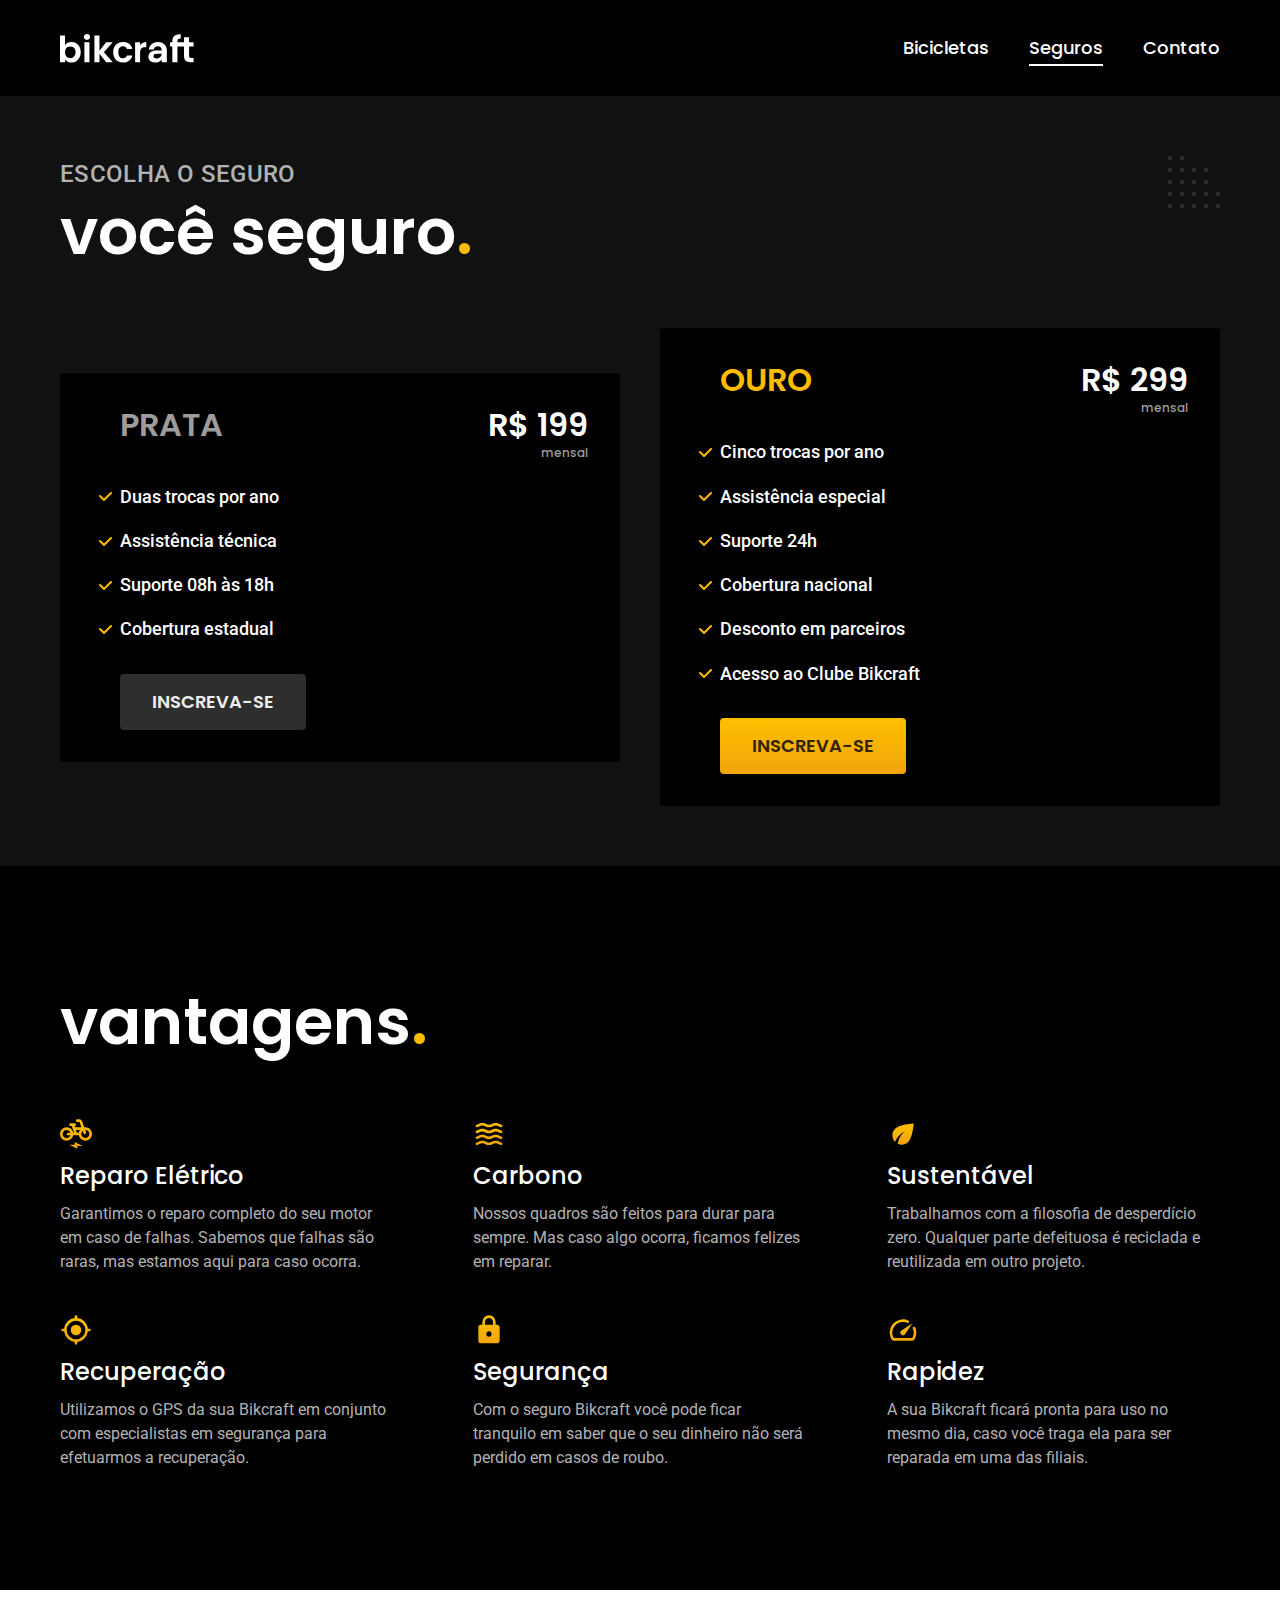
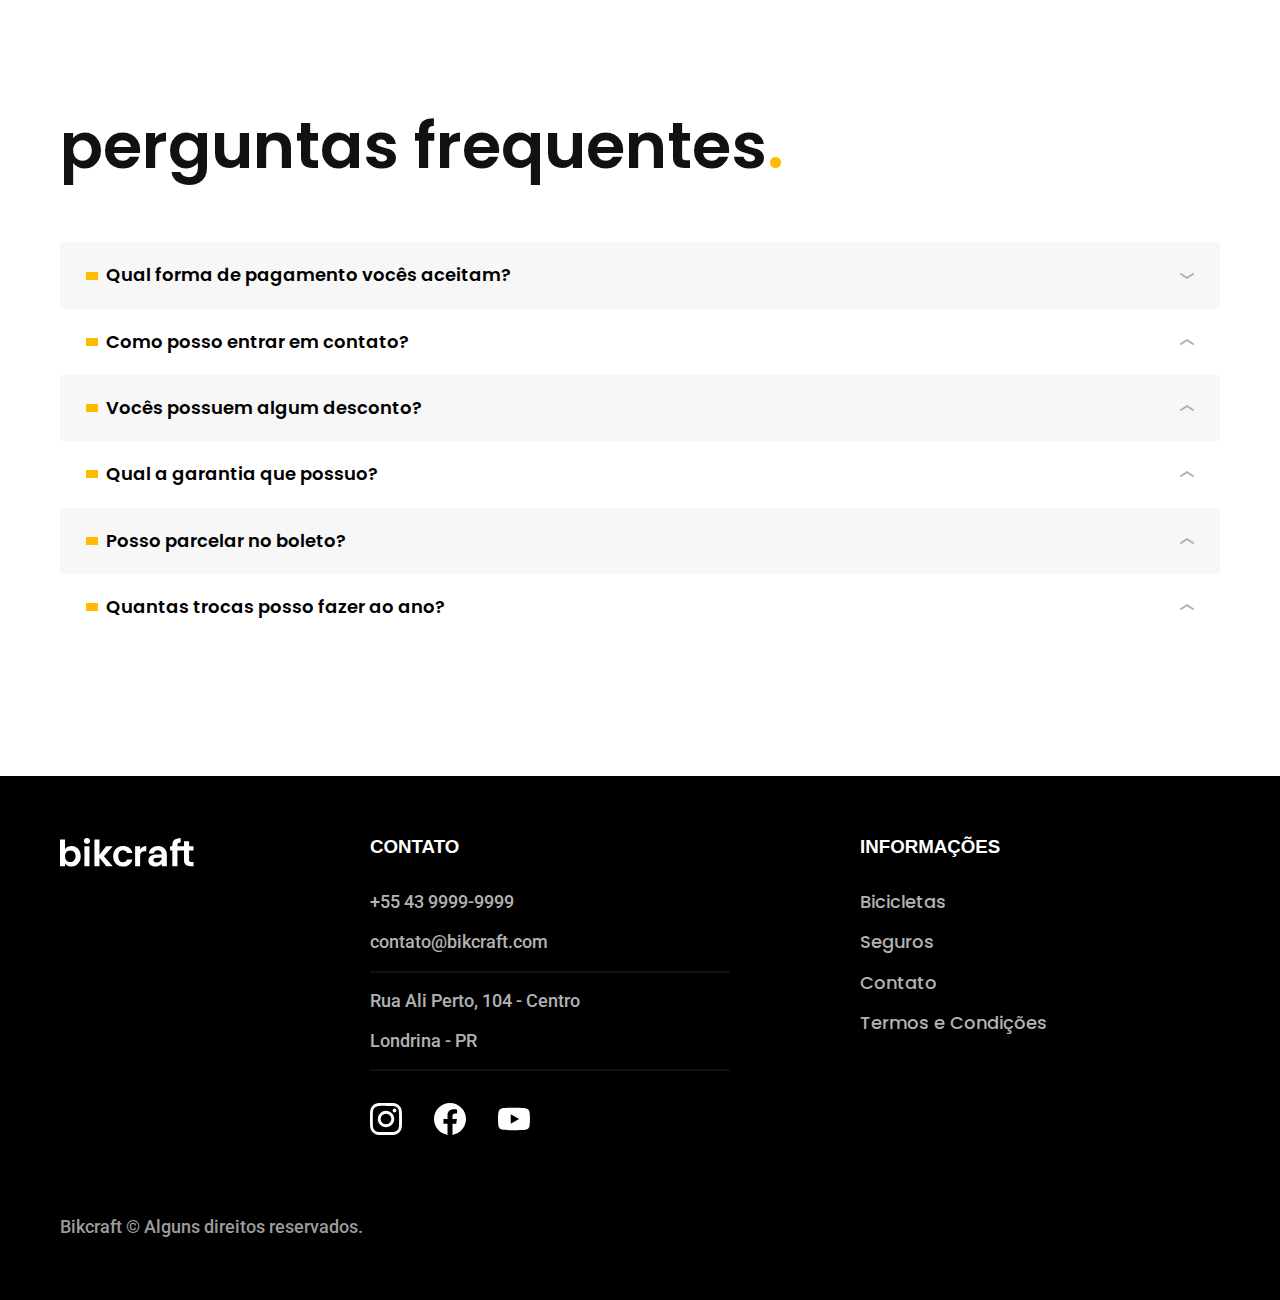
<file: seguros.html>
<!DOCTYPE html>
<html lang="pt-br">

<head>
  <meta charset="UTF-8">
  <meta name="viewport" content="width=device-width, initial-scale=1.0">
  <title>Seguros | Bikcraft</title>
  <meta name="description" content="Seguros.">

  <link rel="icon" href="favicon.svg" type="image/svg+xml">
  <link rel="preload" href="./css/style.min.css" as="style">
  <link rel="stylesheet" href="./css/style.min.css">

  <link rel="preconnect" href="https://fonts.googleapis.com">
  <link rel="preconnect" href="https://fonts.gstatic.com" crossorigin>
  <link href="https://fonts.googleapis.com/css2?family=Merriweather:ital,wght@1,900&family=Poppins:wght@400;600&family=Roboto:wght@400;500&display=swap" rel="stylesheet">
</head>

<body id="seguros">
  <header class="header-bg">
    <div class="header container">
      <a href="./"><img src="./img/bikcraft.svg" width="136" height="32" alt="Bikcraft"></a>
      <nav>
        <ul class="header-menu font-1-m cor-0">
          <li><a href="./bicicletas.html">Bicicletas</a></li>
          <li><a href="./seguros.html">Seguros</a></li>
          <li><a href="./contato.html">Contato</a></li>
        </ul>
      </nav>
    </div>
  </header>

  <main class="seguros-bg">
    <div class="titulo-bg">
      <div class="titulo container">
        <p class="font-2-l-b cor-5">Escolha o seguro</p>
        <h1 class="font-1-xxl cor-0">você seguro<span class="cor-p1">.</span></h1>
      </div>
    </div>


    <div class="seguros container">
      <div class="seguros-item">
        <h3 class="font-1-xl cor-6">PRATA</h3>
        <span class="font-1-xl cor-0">R$ 199 <span class="font-1-xs cor-6">mensal</span></span>
        <ul class="font-2-m cor-0">
          <li>Duas trocas por ano</li>
          <li>Assistência técnica</li>
          <li>Suporte 08h às 18h</li>
          <li>Cobertura estadual</li>
        </ul>
        <a class="botao secundario" href="./orcamento.html?tipo=seguro&produto=prata">Inscreva-se</a>
      </div>

      <div class="seguros-item">
        <h3 class="font-1-xl cor-p1">OURO</h3>
        <span class="font-1-xl cor-0">R$ 299 <span class="font-1-xs cor-6">mensal</span></span>
        <ul class="font-2-m cor-0">
          <li>Cinco trocas por ano</li>
          <li>Assistência especial</li>
          <li>Suporte 24h</li>
          <li>Cobertura nacional</li>
          <li>Desconto em parceiros</li>
          <li>Acesso ao Clube Bikcraft</li>
        </ul>
        <a class="botao" href="./orcamento.html?tipo=seguro&produto=ouro">Inscreva-se</a>
      </div>
    </div>
  </main>

  <article class="vantagens-bg">
    <div class="vantagens container">
      <h2 class="font-1-xxl cor-0">vantagens<span class="cor-p1">.</span></h2>
      <ul>
        <li>
          <img src="./img/icones/eletrica.svg" width="32" height="32" alt="">
          <h3 class="font-1-l cor-0">Reparo Elétrico</h3>
          <p class="font-2-s cor-5">Garantimos o reparo completo do seu motor em caso de falhas. Sabemos que falhas são raras, mas estamos aqui para caso ocorra.</p>
        </li>
        <li>
          <img src="./img/icones/carbono.svg" width="32" height="32" alt="">
          <h3 class="font-1-l cor-0">Carbono</h3>
          <p class="font-2-s cor-5">Nossos quadros são feitos para durar para sempre. Mas caso algo ocorra, ficamos felizes em reparar.</p>
        </li>
        <li>
          <img src="./img/icones/sustentavel.svg" width="32" height="32" alt="">
          <h3 class="font-1-l cor-0">Sustentável</h3>
          <p class="font-2-s cor-5">Trabalhamos com a filosofia de desperdício zero. Qualquer parte defeituosa é reciclada e reutilizada em outro projeto.</p>
        </li>
        <li>
          <img src="./img/icones/rastreador.svg" width="32" height="32" alt="">
          <h3 class="font-1-l cor-0">Recuperação</h3>
          <p class="font-2-s cor-5">Utilizamos o GPS da sua Bikcraft em conjunto com especialistas em segurança para efetuarmos a recuperação.</p>
        </li>
        <li>
          <img src="./img/icones/seguro.svg" width="32" height="32" alt="">
          <h3 class="font-1-l cor-0">Segurança</h3>
          <p class="font-2-s cor-5">Com o seguro Bikcraft você pode ficar tranquilo em saber que o seu dinheiro não será perdido em casos de roubo.</p>
        </li>

        <li>
          <img src="./img/icones/velocidade.svg" width="32" height="32" alt="">
          <h3 class="font-1-l cor-0">Rapidez</h3>
          <p class="font-2-s cor-5">A sua Bikcraft ficará pronta para uso no mesmo dia, caso você traga ela para ser reparada em uma das filiais.</p>
        </li>
      </ul>
    </div>

  </article>

  <article class="perguntas container">
    <h2 class="font-1-xxl">perguntas frequentes<span class="cor-p1">.</span></h2>
    <dl>
      <div>
        <dt><button class="font-1-m-b" aria-controls="pergunta1" aria-expanded="true">Qual forma de pagamento vocês aceitam?</button></dt>
        <dd id="pergunta1" class="font-2-s cor-9 ">Aceitamos pagamentos parcelados em todos os cartões de crédito. Para pagamentos à vista também aceitarmos PIX e Boleto através do PagSeguro.</dd>
      </div>
      <div>
        <dt><button class="font-1-m-b" aria-controls="pergunta2" aria-expanded="false">Como posso entrar em contato?</button></dt>
        <dd id="pergunta2" class="font-2-s cor-9">Aceitamos pagamentos parcelados em todos os cartões de crédito. Para pagamentos à vista também aceitarmos PIX e Boleto através do PagSeguro.</dd>
      </div>
      <div>
        <dt> <button class="font-1-m-b" aria-controls="pergunta3" aria-expanded="false">Vocês possuem algum desconto?</button></dt>
        <dd id="pergunta3" class="font-2-s cor-9">Aceitamos pagamentos parcelados em todos os cartões de crédito. Para pagamentos à vista também aceitarmos PIX e Boleto através do PagSeguro.</dd>
      </div>
      <div>
        <dt> <button class="font-1-m-b" aria-controls="pergunta4" aria-expanded="false">Qual a garantia que possuo?</button></dt>
        <dd id="pergunta4" class="font-2-s cor-9">Aceitamos pagamentos parcelados em todos os cartões de crédito. Para pagamentos à vista também aceitarmos PIX e Boleto através do PagSeguro.</dd>
      </div>
      <div>
        <dt><button class="font-1-m-b" aria-controls="pergunta5" aria-expanded="false">Posso parcelar no boleto?</button></dt>
        <dd id="pergunta5" class="font-2-s cor-9">Aceitamos pagamentos parcelados em todos os cartões de crédito. Para pagamentos à vista também aceitarmos PIX e Boleto através do PagSeguro.</dd>
      </div>
      <div>
        <dt> <button class="font-1-m-b" aria-controls="pergunta6" aria-expanded="false">Quantas trocas posso fazer ao ano? </button></dt>
        <dd id="pergunta6" class="font-2-s cor-9">Aceitamos pagamentos parcelados em todos os cartões de crédito. Para pagamentos à vista também aceitarmos PIX e Boleto através do PagSeguro.</dd>
      </div>
    </dl>
  </article>

  <footer class="footer-bg">
    <div class="footer container">
      <img src="./img/bikcraft.svg" width="136" height="32" alt="Bikcraft">
      <div class="footer-contato">
        <h3 class="font-2-1-b cor-0">Contato</h3>
        <ul class="font-2-m cor-5">
          <li><a href="tel:+5543998012572">+55 43 9999-9999</a></li>
          <li><a href="mailto:pedromont436@gmail.com">contato@bikcraft.com</a></li>
          <li>Rua Ali Perto, 104 - Centro</li>
          <li>Londrina - PR</li>
        </ul>
        <div class="footer-redes">
          <a href="./">
            <img src="./img/redes/instagram.svg" width="32" height="32" alt="Instagram">
          </a>
          <a href="./">
            <img src="./img/redes/facebook.svg" width="32" height="32" alt="Facebook">
          </a>
          <a href="./">
            <img src="./img/redes/youtube.svg" width="32" height="32" alt="Youtube">
          </a>
        </div>

      </div>
      <div class="footer-informacoes">
        <h3 class="font-2-1-b cor-0">Informações</h3>
        <nav>
          <ul class="font-1-m cor-5">
            <li><a href="./bicicletas.html">Bicicletas</a></li>
            <li><a href="./seguros.html">Seguros</a></li>
            <li><a href="./contato.html">Contato</a></li>
            <li><a href="./termos.html">Termos e Condições</a></li>
          </ul>
        </nav>
      </div>
      <p class="footer-copy font-2-m cor-6">Bikcraft © Alguns direitos reservados.</p>
    </div>
  </footer>
  <script src="./js/script.js"></script>
</body>

</html>
</file>
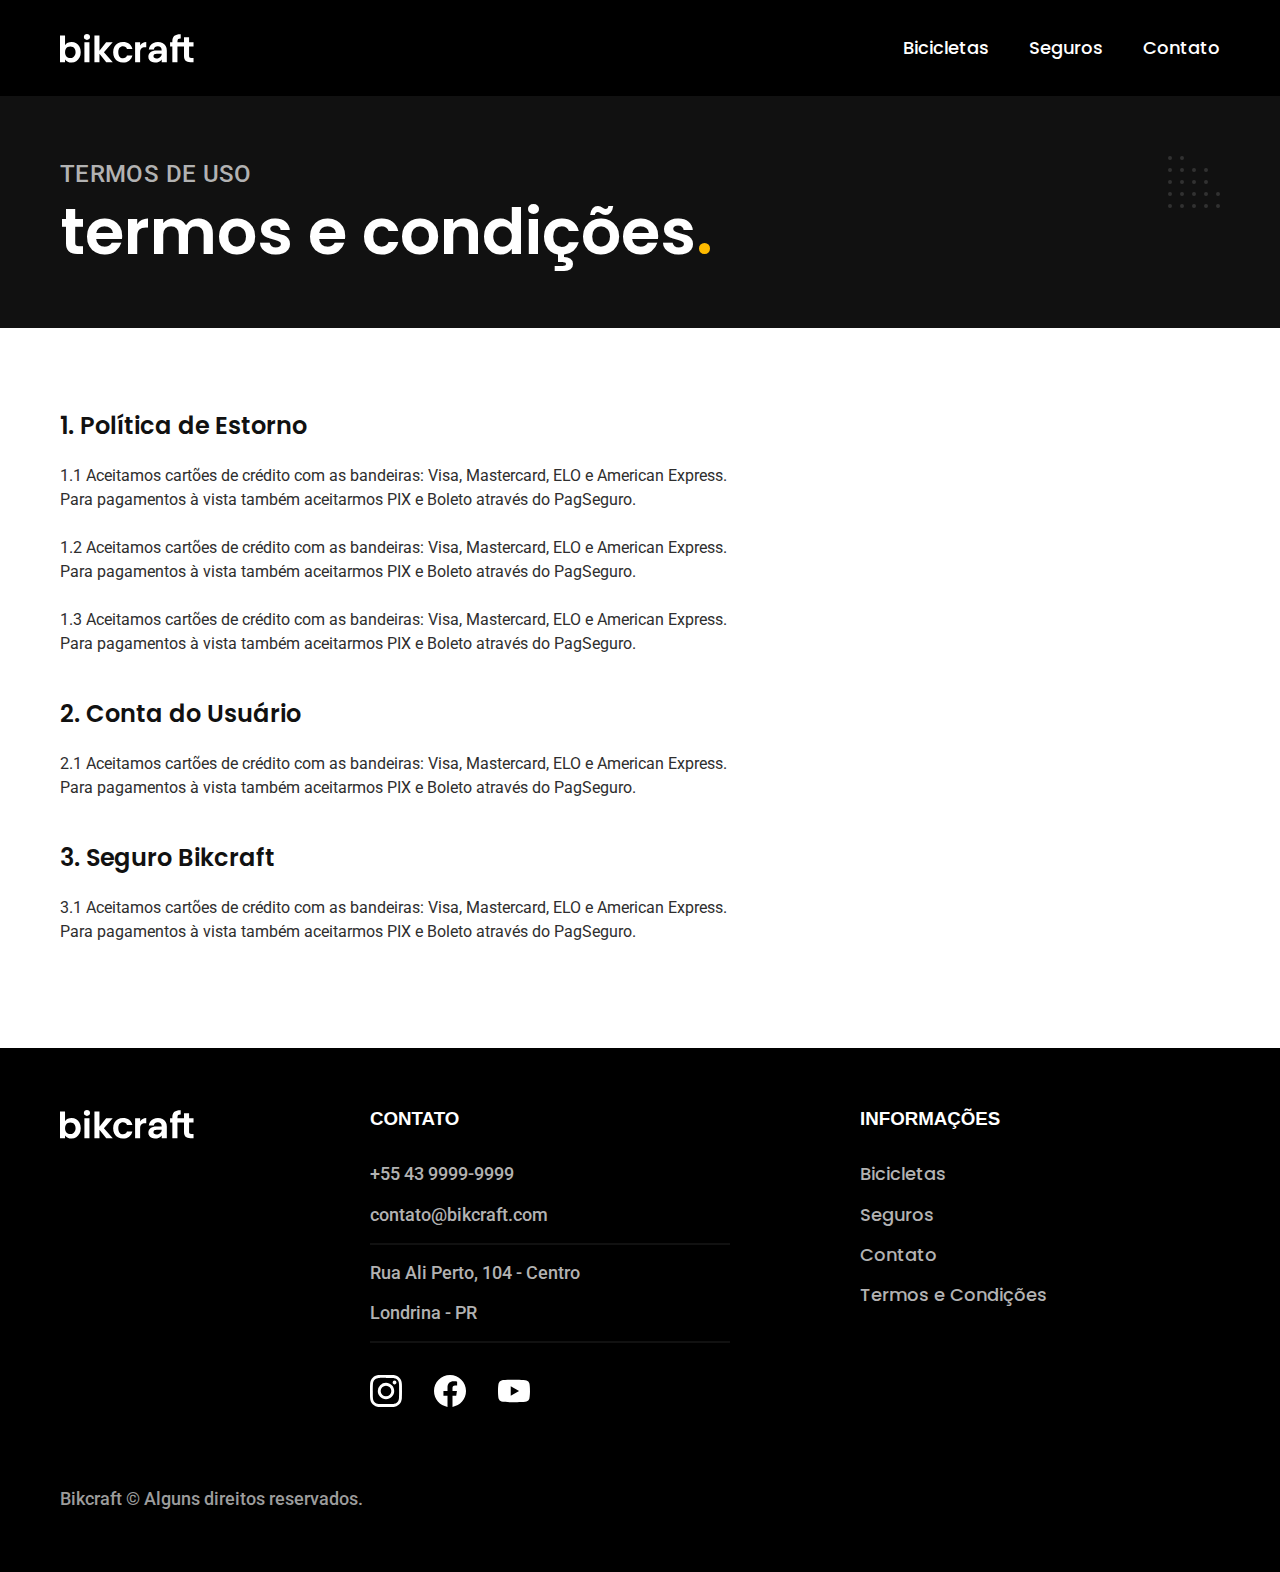
<file: termos.html>
<!DOCTYPE html>
<html lang="pt-br">

<head>
  <meta charset="UTF-8">
  <meta name="viewport" content="width=device-width, initial-scale=1.0">
  <title>Termos e Condições | Bikcraft</title>
  <meta name="description" content="Termos e condições.">

  <link rel="icon" href="favicon.svg" type="image/svg+xml">
  <link rel="preload" href="./css/style.min.css" as="style">
  <link rel="stylesheet" href="./css/style.min.css">

  <link rel="preconnect" href="https://fonts.googleapis.com">
  <link rel="preconnect" href="https://fonts.gstatic.com" crossorigin>
  <link href="https://fonts.googleapis.com/css2?family=Merriweather:ital,wght@1,900&family=Poppins:wght@400;600&family=Roboto:wght@400;500&display=swap" rel="stylesheet">
</head>

<body id="termos">
  <header class="header-bg">
    <div class="header container">
      <a href="./"><img src="./img/bikcraft.svg" width="136" height="32" alt="Bikcraft"></a>
      <nav>
        <ul class="header-menu font-1-m cor-0">
          <li><a href="./bicicletas.html">Bicicletas</a></li>
          <li><a href="./seguros.html">Seguros</a></li>
          <li><a href="./contato.html">Contato</a></li>
        </ul>
      </nav>
    </div>
  </header>

  <main>
    <div class="titulo-bg">
      <div class="titulo container">
        <p class="font-2-l-b cor-5">Termos de uso</p>
        <h1 class="font-1-xxl cor-0">termos e condições<span class="cor-p1">.</span></h1>
      </div>
    </div>

    <div class="termos font-2-s cor-10 container">
      <h2 class="font-1-l cor-11">1. Política de Estorno</h2>
      <p>1.1 Aceitamos cartões de crédito com as bandeiras: Visa, Mastercard, ELO e American Express. Para pagamentos à vista também aceitarmos PIX e Boleto através do PagSeguro.</p>
      <p>1.2 Aceitamos cartões de crédito com as bandeiras: Visa, Mastercard, ELO e American Express. Para pagamentos à vista também aceitarmos PIX e Boleto através do PagSeguro.

      </p>
      <p>1.3 Aceitamos cartões de crédito com as bandeiras: Visa, Mastercard, ELO e American Express. Para pagamentos à vista também aceitarmos PIX e Boleto através do PagSeguro.
      </p>
      <h2 class="font-1-l cor-11">2. Conta do Usuário</h2>
      <p>2.1 Aceitamos cartões de crédito com as bandeiras: Visa, Mastercard, ELO e American Express. Para pagamentos à vista também aceitarmos PIX e Boleto através do PagSeguro.</p>


      <h2 class="font-1-l cor-11">3. Seguro Bikcraft</h2>
      <p>3.1 Aceitamos cartões de crédito com as bandeiras: Visa, Mastercard, ELO e American Express. Para pagamentos à vista também aceitarmos PIX e Boleto através do PagSeguro.</p>
    </div>
  </main>


  <footer class="footer-bg">
    <div class="footer container">
      <img src="./img/bikcraft.svg" width="136" height="32" alt="Bikcraft">
      <div class="footer-contato">
        <h3 class="font-2-1-b cor-0">Contato</h3>
        <ul class="font-2-m cor-5">
          <li><a href="tel:+5543998012572">+55 43 9999-9999</a></li>
          <li><a href="mailto:pedromont436@gmail.com">contato@bikcraft.com</a></li>
          <li>Rua Ali Perto, 104 - Centro</li>
          <li>Londrina - PR</li>
        </ul>
        <div class="footer-redes">
          <a href="./">
            <img src="./img/redes/instagram.svg" width="32" height="32" alt="Instagram">
          </a>
          <a href="./">
            <img src="./img/redes/facebook.svg" width="32" height="32" alt="Facebook">
          </a>
          <a href="./">
            <img src="./img/redes/youtube.svg" width="32" height="32" alt="Youtube">
          </a>
        </div>

      </div>
      <div class="footer-informacoes">
        <h3 class="font-2-1-b cor-0">Informações</h3>
        <nav>
          <ul class="font-1-m cor-5">
            <li><a href="./bicicletas.html">Bicicletas</a></li>
            <li><a href="./seguros.html">Seguros</a></li>
            <li><a href="./contato">Contato</a></li>
            <li><a href="./termos.html">Termos e Condições</a></li>
          </ul>
        </nav>
      </div>
      <p class="footer-copy font-2-m cor-6">Bikcraft © Alguns direitos reservados.</p>
    </div>
  </footer>
  <script src="./js/script.js"></script>
</body>

</html>
</file>
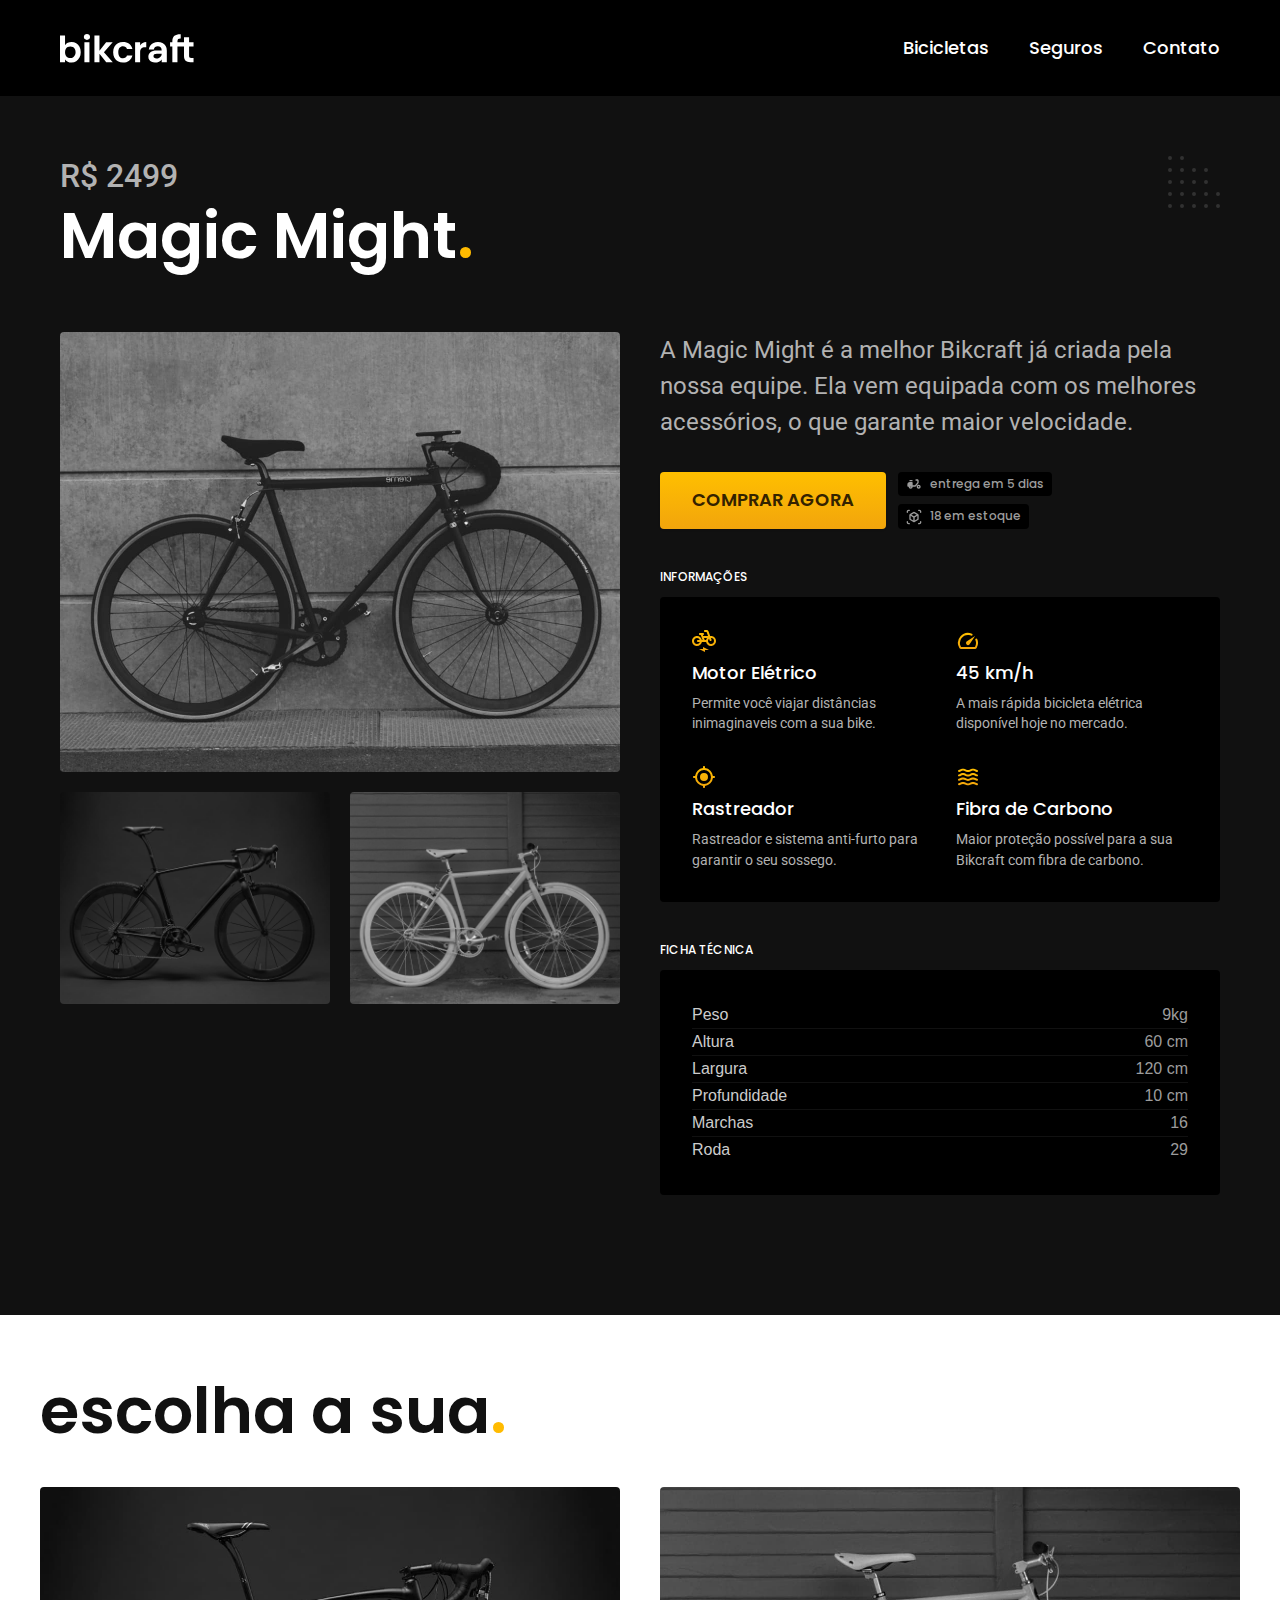
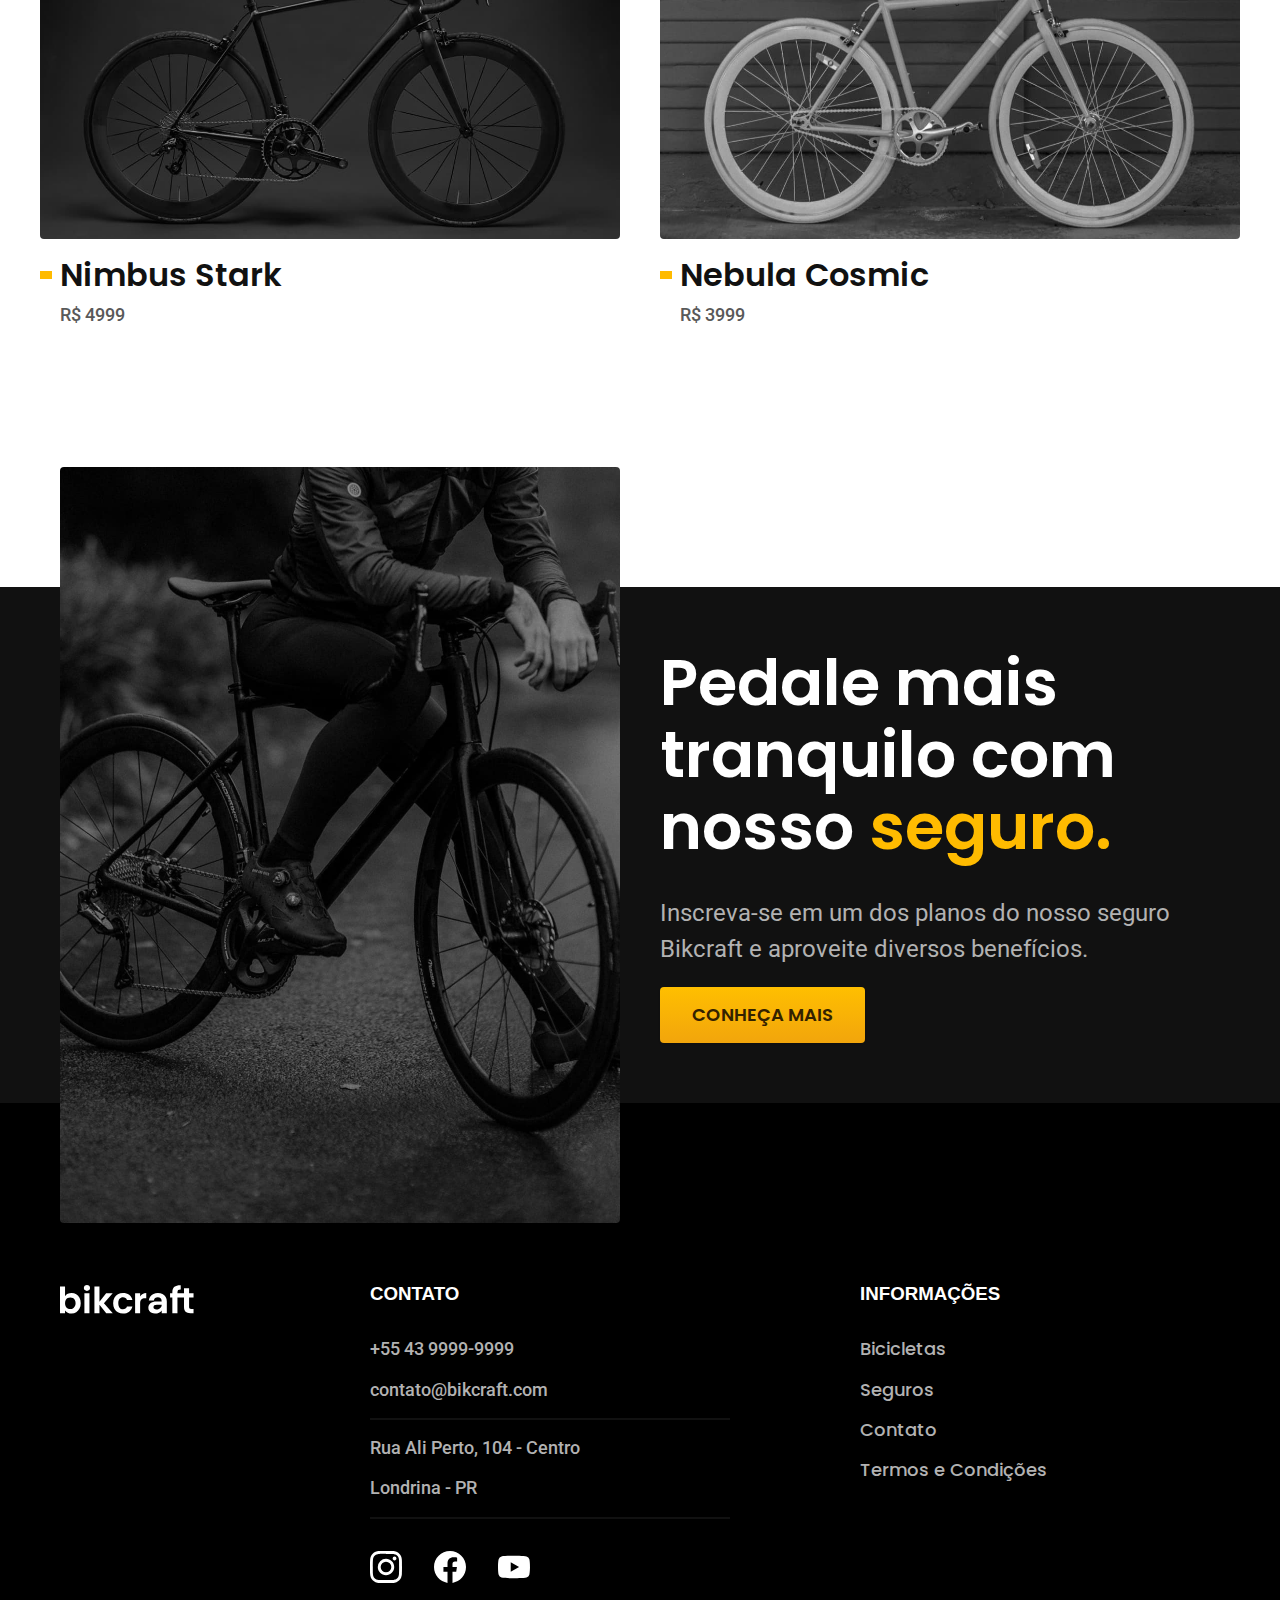
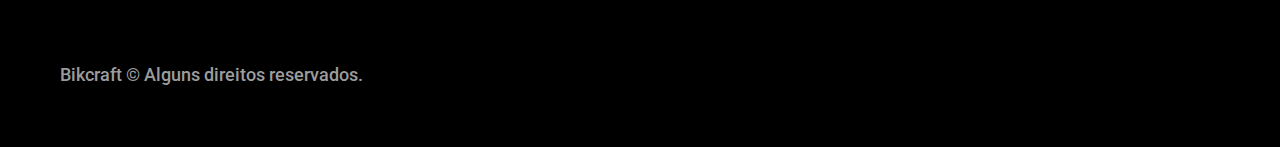
<file: bicicletas/magic.html>
<!DOCTYPE html>
<html lang="pt-br">

<head>
  <meta charset="UTF-8">
  <meta name="viewport" content="width=device-width, initial-scale=1.0">
  <title>Magic | Bikcraft</title>
  <meta name="description" content="Magic.">

  <link rel="icon" href="./favicon.svg" type="image/svg+xml">

  <link href="../css/style.min.css" rel="preload" as="style">
  <link href="../css/style.min.css" rel="stylesheet">

  <link rel="preconnect" href="https://fonts.googleapis.com">
  <link rel="preconnect" href="https://fonts.gstatic.com" crossorigin>
  <link href="https://fonts.googleapis.com/css2?family=Merriweather:ital,wght@1,900&family=Poppins:wght@400;600&family=Roboto:wght@400;500&display=swap" rel="stylesheet">
</head>

<body id="bicicleta">
  <header class="header-bg">
    <div class="header container">
      <a href="../"><img src="../img/bikcraft.svg" width="136" height="32" alt="Bikcraft"></a>
      <nav>
        <ul class="header-menu font-1-m cor-0">
          <li><a href="../bicicletas.html">Bicicletas</a></li>
          <li><a href="../seguros.html">Seguros</a></li>
          <li><a href="../contato.html">Contato</a></li>
        </ul>
      </nav>
    </div>
  </header>

  <main class="titulo-bg">
    <div>
      <div class="titulo container">
        <p class="font-2-xl cor-5">R$ 2499</p>
        <h1 class="font-1-xxl cor-0">Magic Might<span class="cor-p1">.</span></h1>
      </div>
    </div>

    <div class="bicicleta container">
      <div class="bicicleta-imagens">
        <img src="../img/bicicleta/nimbus2.jpg" width="1120" height="880" alt="">
        <img src="../img/bicicleta/nimbus1.jpg" width="1120" height="880" alt="">
        <img src="../img/bicicleta/nimbus3.jpg" width="1120" height="880" alt="">
      </div>
      <div class="bicicleta-conteudo">
        <p class="font-2-l cor-5">A Magic Might é a melhor Bikcraft já criada pela nossa equipe. Ela vem equipada com os melhores acessórios, o que garante maior velocidade.</p>
        <div class="bicicleta-comprar">
          <a class="botao" href="../orcamento.html?tipo=bikcraft&produto=magic">Comprar Agora</a>
          <span class="font-1-xs cor-6"><img src="../img/icones/entrega.svg" width="16" height="16" alt=""> entrega em 5 dias</span>
          <span class="font-1-xs cor-6"><img src="../img/icones/estoque.svg" width="16" height="16" alt=""> 18 em estoque</span>
        </div>

        <h2 class="font-1-xs cor-0">Informações </h2>
        <ul class="bicicleta-informacoes">
          <li>
            <img src="../img/icones/eletrica.svg" width="32" height="32" alt="">
            <h3 class="font-1-m cor-0">Motor Elétrico</h3>
            <p class="font-2-xs cor-5">Permite você viajar distâncias inimaginaveis com a sua bike.</p>
          </li>
          <li>
            <img src="../img/icones/velocidade.svg" width="32" height="32" alt="">
            <h3 class="font-1-m cor-0">45 km/h</h3>
            <p class="font-2-xs cor-5">A mais rápida bicicleta elétrica disponível hoje no mercado.</p>
          </li>
          <li>
            <img src="../img/icones/rastreador.svg" width="32" height="32" alt="">
            <h3 class="font-1-m cor-0">Rastreador</h3>
            <p class="font-2-xs cor-5">Rastreador e sistema anti-furto para garantir o seu sossego.</p>
          </li>
          <li>
            <img src="../img/icones/carbono.svg" width="32" height="32" alt="">
            <h3 class="font-1-m cor-0">Fibra de Carbono</h3>
            <p class="font-2-xs cor-5">Maior proteção possível para a sua Bikcraft com fibra de carbono.</p>
          </li>
        </ul>
        <h2 class="font-1-xs cor-0">Ficha Técnica </h2>
        <ul class="bicicleta-ficha font-2s cor-4">
          <li>Peso <span>9kg</span></li>
          <li>Altura<span>60 cm</span></li>
          <li>Largura<span>120 cm</span></li>
          <li>Profundidade<span>10 cm</span></li>
          <li>Marchas<span>16</span></li>
          <li>Roda<span>29</span></li>
        </ul>
      </div>
    </div>

  </main>

  <article class="bicicletas-lista container">
    <h2 class=" font-1-xxl">escolha a sua<span class="cor-p1">.</span></h2>

    <ul>
      <li>
        <a href="./nimbus.html">
          <img src="../img/bicicletas/nimbus.jpg" width="1120" height="680" alt="Bicicleta preta">
          <h3 class="font-1-xl">Nimbus Stark</h3>
          <span class="font-2-m cor-8">R$ 4999</span>
        </a>
      </li>

      <li>
        <a href="./nebula.html">
          <img src="../img/bicicletas/nebula.jpg" width="1120" height="680" alt="Bicicleta preta">
          <h3 class="font-1-xl">Nebula Cosmic</h3>
          <span class="font-2-m cor-8">R$ 3999</span>
        </a>
      </li>
    </ul>
  </article>

  <article class="seguro-bg">
    <div class="seguro container">
      <div class="seguro-imagem">
        <img src="../img/fotos/seguros.jpg" width="1360" height="1512" alt="Pessoa em cima de uma bicicleta">
      </div>
      <div class="seguro-conteudo">
        <h2 class="font-1-xxl cor-0">Pedale mais tranquilo com nosso <span class="cor-p1">seguro.</span></h2>
        <p class="font-2-l cor-5">Inscreva-se em um dos planos do nosso seguro Bikcraft e aproveite diversos benefícios.
        </p>
        <a class="botao" href="../seguros.html">Conheça Mais</a>
      </div>
    </div>
  </article>

  <footer class="footer-bg">
    <div class="footer container">
      <img src="../img/bikcraft.svg" width="136" height="32" alt="Bikcraft">
      <div class="footer-contato">
        <h3 class="font-2-1-b cor-0">Contato</h3>
        <ul class="font-2-m cor-5">
          <li><a href="tel:+5543998012572">+55 43 9999-9999</a></li>
          <li><a href="mailto:pedromont436@gmail.com">contato@bikcraft.com</a></li>
          <li>Rua Ali Perto, 104 - Centro</li>
          <li>Londrina - PR</li>
        </ul>
        <div class="footer-redes">
          <a href="../">
            <img src="../img/redes/instagram.svg" width="32" height="32" alt="Instagram">
          </a>
          <a href="../">
            <img src="../img/redes/facebook.svg" width="32" height="32" alt="Facebook">
          </a>
          <a href="../">
            <img src="../img/redes/youtube.svg" width="32" height="32" alt="Youtube">
          </a>
        </div>

      </div>
      <div class="footer-informacoes">
        <h3 class="font-2-1-b cor-0">Informações</h3>
        <nav>
          <ul class="font-1-m cor-5">
            <li><a href="../bicicletas.html">Bicicletas</a></li>
            <li><a href="../seguros.html">Seguros</a></li>
            <li><a href="../contato">Contato</a></li>
            <li><a href="../termos.html">Termos e Condições</a></li>
          </ul>
        </nav>
      </div>
      <p class="footer-copy font-2-m cor-6">Bikcraft © Alguns direitos reservados.</p>
    </div>
  </footer>
  <script src="../js/script.js"></script>
</body>

</html>
</file>
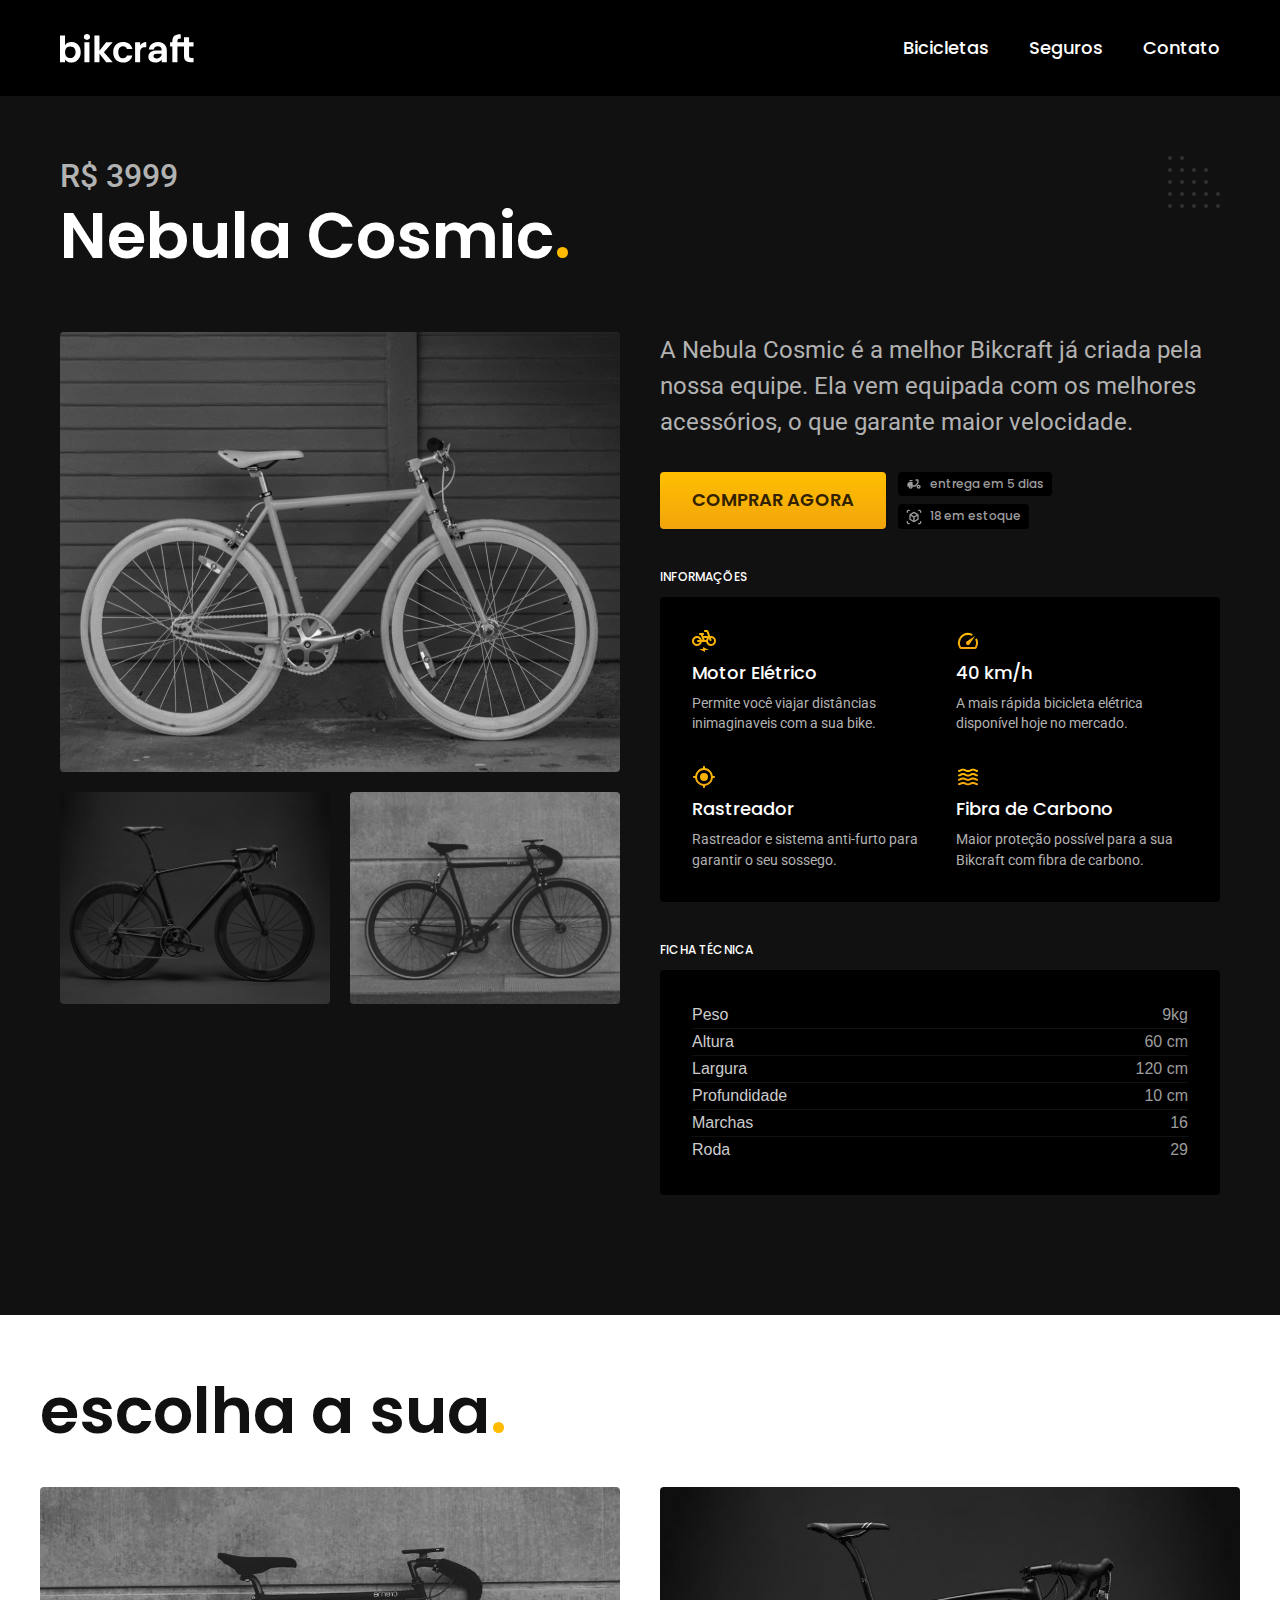
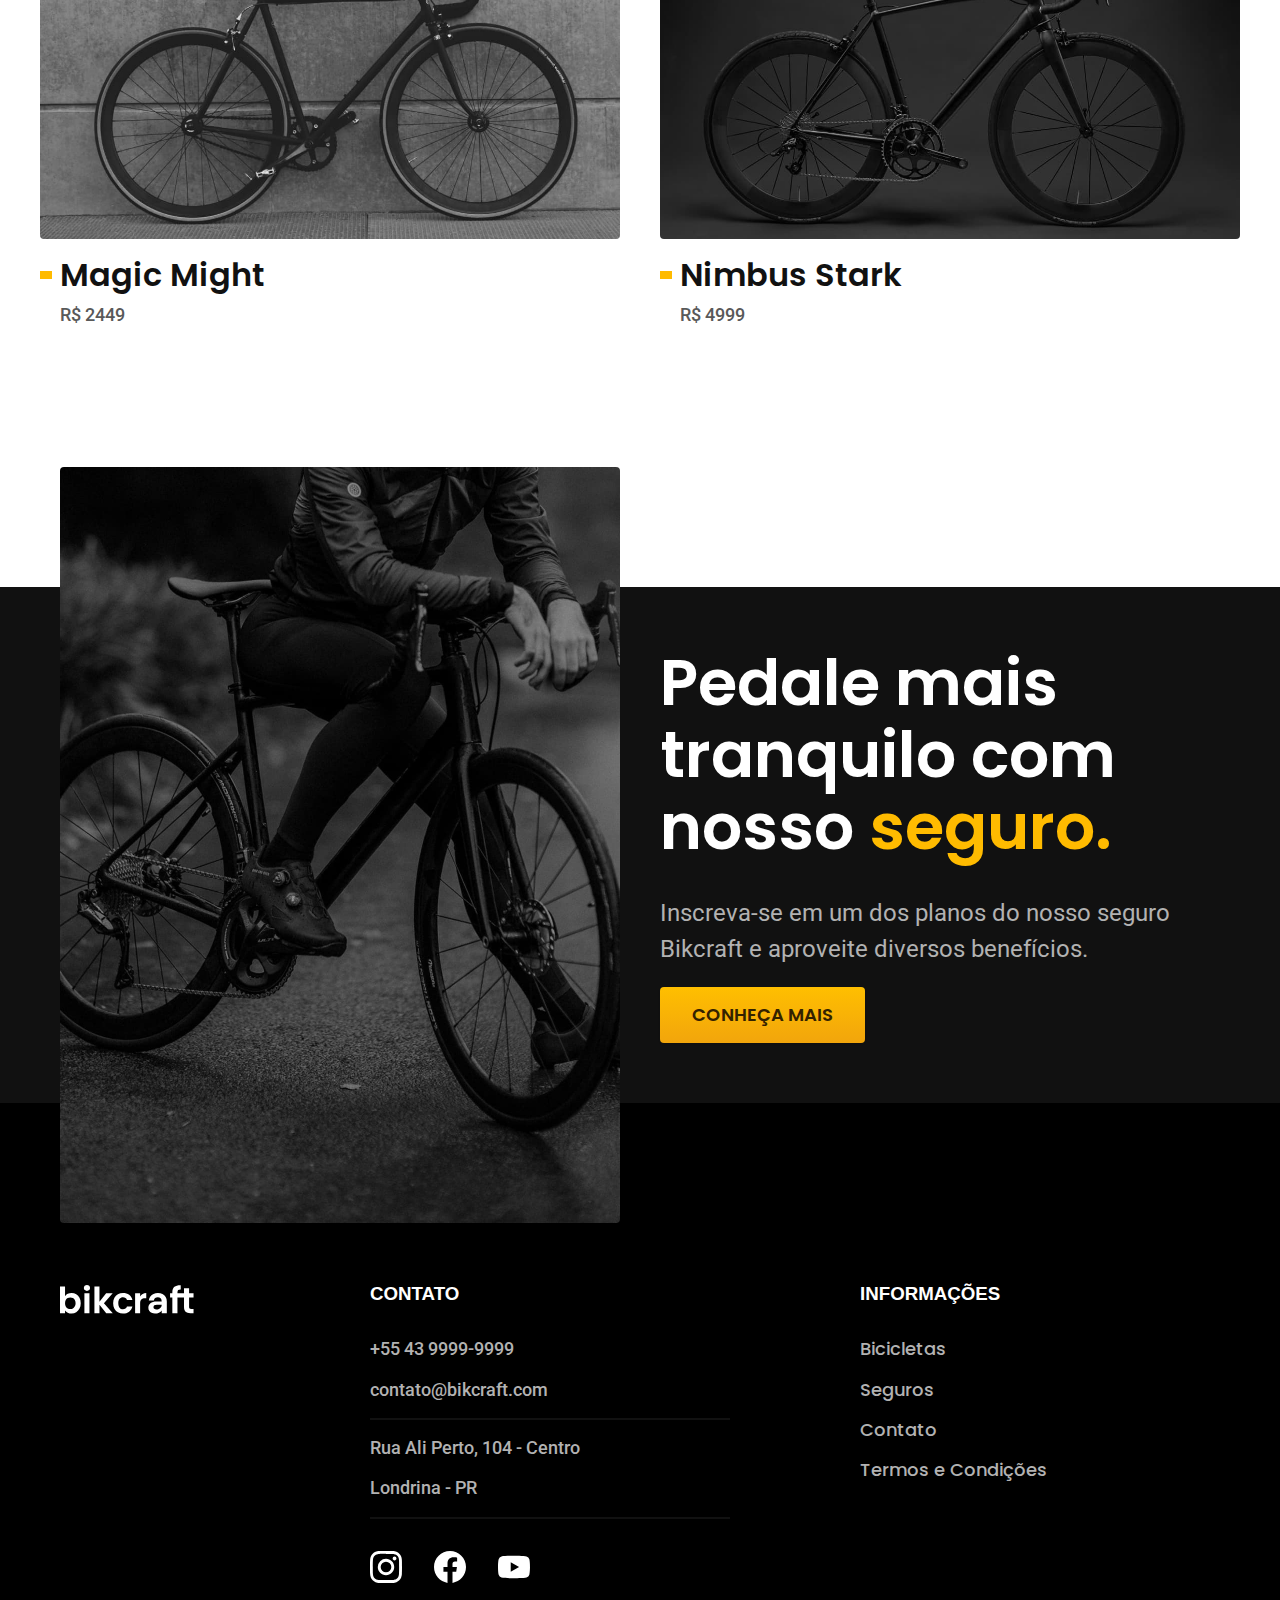
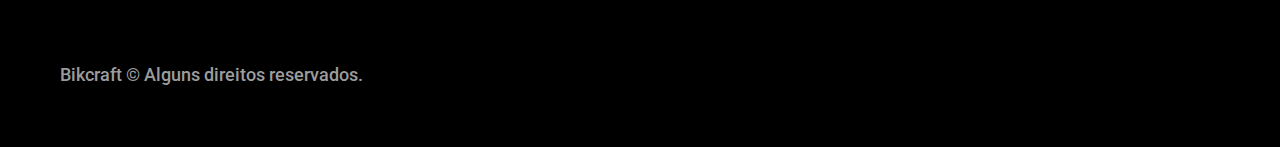
<file: bicicletas/nebula.html>
<!DOCTYPE html>
<html lang="pt-br">

<head>
  <meta charset="UTF-8">
  <meta name="viewport" content="width=device-width, initial-scale=1.0">
  <title>Nebula | Bikcraft</title>
  <meta name="description" content="Nebula.">

  <link rel="icon" href="./favicon.svg" type="image/svg+xml">

  <link href="../css/style.min.css" rel="preload" as="style">
  <link href="../css/style.min.css" rel="stylesheet">

  <link rel="preconnect" href="https://fonts.googleapis.com">
  <link rel="preconnect" href="https://fonts.gstatic.com" crossorigin>
  <link href="https://fonts.googleapis.com/css2?family=Merriweather:ital,wght@1,900&family=Poppins:wght@400;600&family=Roboto:wght@400;500&display=swap" rel="stylesheet">
</head>

<body id="bicicleta">
  <header class="header-bg">
    <div class="header container">
      <a href="../"><img src="../img/bikcraft.svg" width="136" height="32" alt="Bikcraft"></a>
      <nav>
        <ul class="header-menu font-1-m cor-0">
          <li><a href="../bicicletas.html">Bicicletas</a></li>
          <li><a href="../seguros.html">Seguros</a></li>
          <li><a href="../contato.html">Contato</a></li>
        </ul>
      </nav>
    </div>
  </header>

  <main class="titulo-bg">
    <div>
      <div class="titulo container">
        <p class="font-2-xl cor-5">R$ 3999</p>
        <h1 class="font-1-xxl cor-0">Nebula Cosmic<span class="cor-p1">.</span></h1>
      </div>
    </div>

    <div class="bicicleta container">
      <div class="bicicleta-imagens">
        <img src="../img/bicicleta/nimbus3.jpg" width="1120" height="880" alt="">
        <img src="../img/bicicleta/nimbus1.jpg" width="1120" height="880" alt="">
        <img src="../img/bicicleta/nimbus2.jpg" width="1120" height="880" alt="">
      </div>
      <div class="bicicleta-conteudo">
        <p class="font-2-l cor-5">A Nebula Cosmic é a melhor Bikcraft já criada pela nossa equipe. Ela vem equipada com os melhores acessórios, o que garante maior velocidade.</p>
        <div class="bicicleta-comprar">
          <a class="botao" href="../orcamento.html?tipo=bikcraft&produto=nebula">Comprar Agora</a>
          <span class="font-1-xs cor-6"><img src="../img/icones/entrega.svg" width="16" height="16" alt=""> entrega em 5 dias</span>
          <span class="font-1-xs cor-6"><img src="../img/icones/estoque.svg" width="16" height="16" alt=""> 18 em estoque</span>
        </div>

        <h2 class="font-1-xs cor-0">Informações </h2>
        <ul class="bicicleta-informacoes">
          <li>
            <img src="../img/icones/eletrica.svg" width="32" height="32" alt="">
            <h3 class="font-1-m cor-0">Motor Elétrico</h3>
            <p class="font-2-xs cor-5">Permite você viajar distâncias inimaginaveis com a sua bike.</p>
          </li>
          <li>
            <img src="../img/icones/velocidade.svg" width="32" height="32" alt="">
            <h3 class="font-1-m cor-0">40 km/h</h3>
            <p class="font-2-xs cor-5">A mais rápida bicicleta elétrica disponível hoje no mercado.</p>
          </li>
          <li>
            <img src="../img/icones/rastreador.svg" width="32" height="32" alt="">
            <h3 class="font-1-m cor-0">Rastreador</h3>
            <p class="font-2-xs cor-5">Rastreador e sistema anti-furto para garantir o seu sossego.</p>
          </li>
          <li>
            <img src="../img/icones/carbono.svg" width="32" height="32" alt="">
            <h3 class="font-1-m cor-0">Fibra de Carbono</h3>
            <p class="font-2-xs cor-5">Maior proteção possível para a sua Bikcraft com fibra de carbono.</p>
          </li>
        </ul>
        <h2 class="font-1-xs cor-0">Ficha Técnica </h2>
        <ul class="bicicleta-ficha font-2s cor-4">
          <li>Peso <span>9kg</span></li>
          <li>Altura<span>60 cm</span></li>
          <li>Largura<span>120 cm</span></li>
          <li>Profundidade<span>10 cm</span></li>
          <li>Marchas<span>16</span></li>
          <li>Roda<span>29</span></li>
        </ul>
      </div>
    </div>

  </main>

  <article class="bicicletas-lista container">
    <h2 class=" font-1-xxl">escolha a sua<span class="cor-p1">.</span></h2>

    <ul>
      <li>
        <a href="./magic.html">
          <img src="../img/bicicletas/magic.jpg" width="1120" height="680" alt="Bicicleta preta">
          <h3 class="font-1-xl">Magic Might</h3>
          <span class="font-2-m cor-8">R$ 2449</span>
        </a>
      </li>

      <li>
        <a href="./nimbus.html">
          <img src="../img/bicicletas/nimbus.jpg" width="1120" height="680" alt="Bicicleta preta">
          <h3 class="font-1-xl">Nimbus Stark</h3>
          <span class="font-2-m cor-8">R$ 4999</span>
        </a>
      </li>
    </ul>
  </article>

  <article class="seguro-bg">
    <div class="seguro container">
      <div class="seguro-imagem">
        <img src="../img/fotos/seguros.jpg" width="1360" height="1512" alt="Pessoa em cima de uma bicicleta">
      </div>
      <div class="seguro-conteudo">
        <h2 class="font-1-xxl cor-0">Pedale mais tranquilo com nosso <span class="cor-p1">seguro.</span></h2>
        <p class="font-2-l cor-5">Inscreva-se em um dos planos do nosso seguro Bikcraft e aproveite diversos benefícios.
        </p>
        <a class="botao" href="../seguros.html">Conheça Mais</a>
      </div>
    </div>
  </article>

  <footer class="footer-bg">
    <div class="footer container">
      <img src="../img/bikcraft.svg" width="136" height="32" alt="Bikcraft">
      <div class="footer-contato">
        <h3 class="font-2-1-b cor-0">Contato</h3>
        <ul class="font-2-m cor-5">
          <li><a href="tel:+5543998012572">+55 43 9999-9999</a></li>
          <li><a href="mailto:pedromont436@gmail.com">contato@bikcraft.com</a></li>
          <li>Rua Ali Perto, 104 - Centro</li>
          <li>Londrina - PR</li>
        </ul>
        <div class="footer-redes">
          <a href="../">
            <img src="../img/redes/instagram.svg" width="32" height="32" alt="Instagram">
          </a>
          <a href="../">
            <img src="../img/redes/facebook.svg" width="32" height="32" alt="Facebook">
          </a>
          <a href="../">
            <img src="../img/redes/youtube.svg" width="32" height="32" alt="Youtube">
          </a>
        </div>

      </div>
      <div class="footer-informacoes">
        <h3 class="font-2-1-b cor-0">Informações</h3>
        <nav>
          <ul class="font-1-m cor-5">
            <li><a href="../bicicletas.html">Bicicletas</a></li>
            <li><a href="../seguros.html">Seguros</a></li>
            <li><a href="../contato">Contato</a></li>
            <li><a href="../termos.html">Termos e Condições</a></li>
          </ul>
        </nav>
      </div>
      <p class="footer-copy font-2-m cor-6">Bikcraft © Alguns direitos reservados.</p>
    </div>
  </footer>
  <script src="../js/script.js"></script>
</body>

</html>
</file>
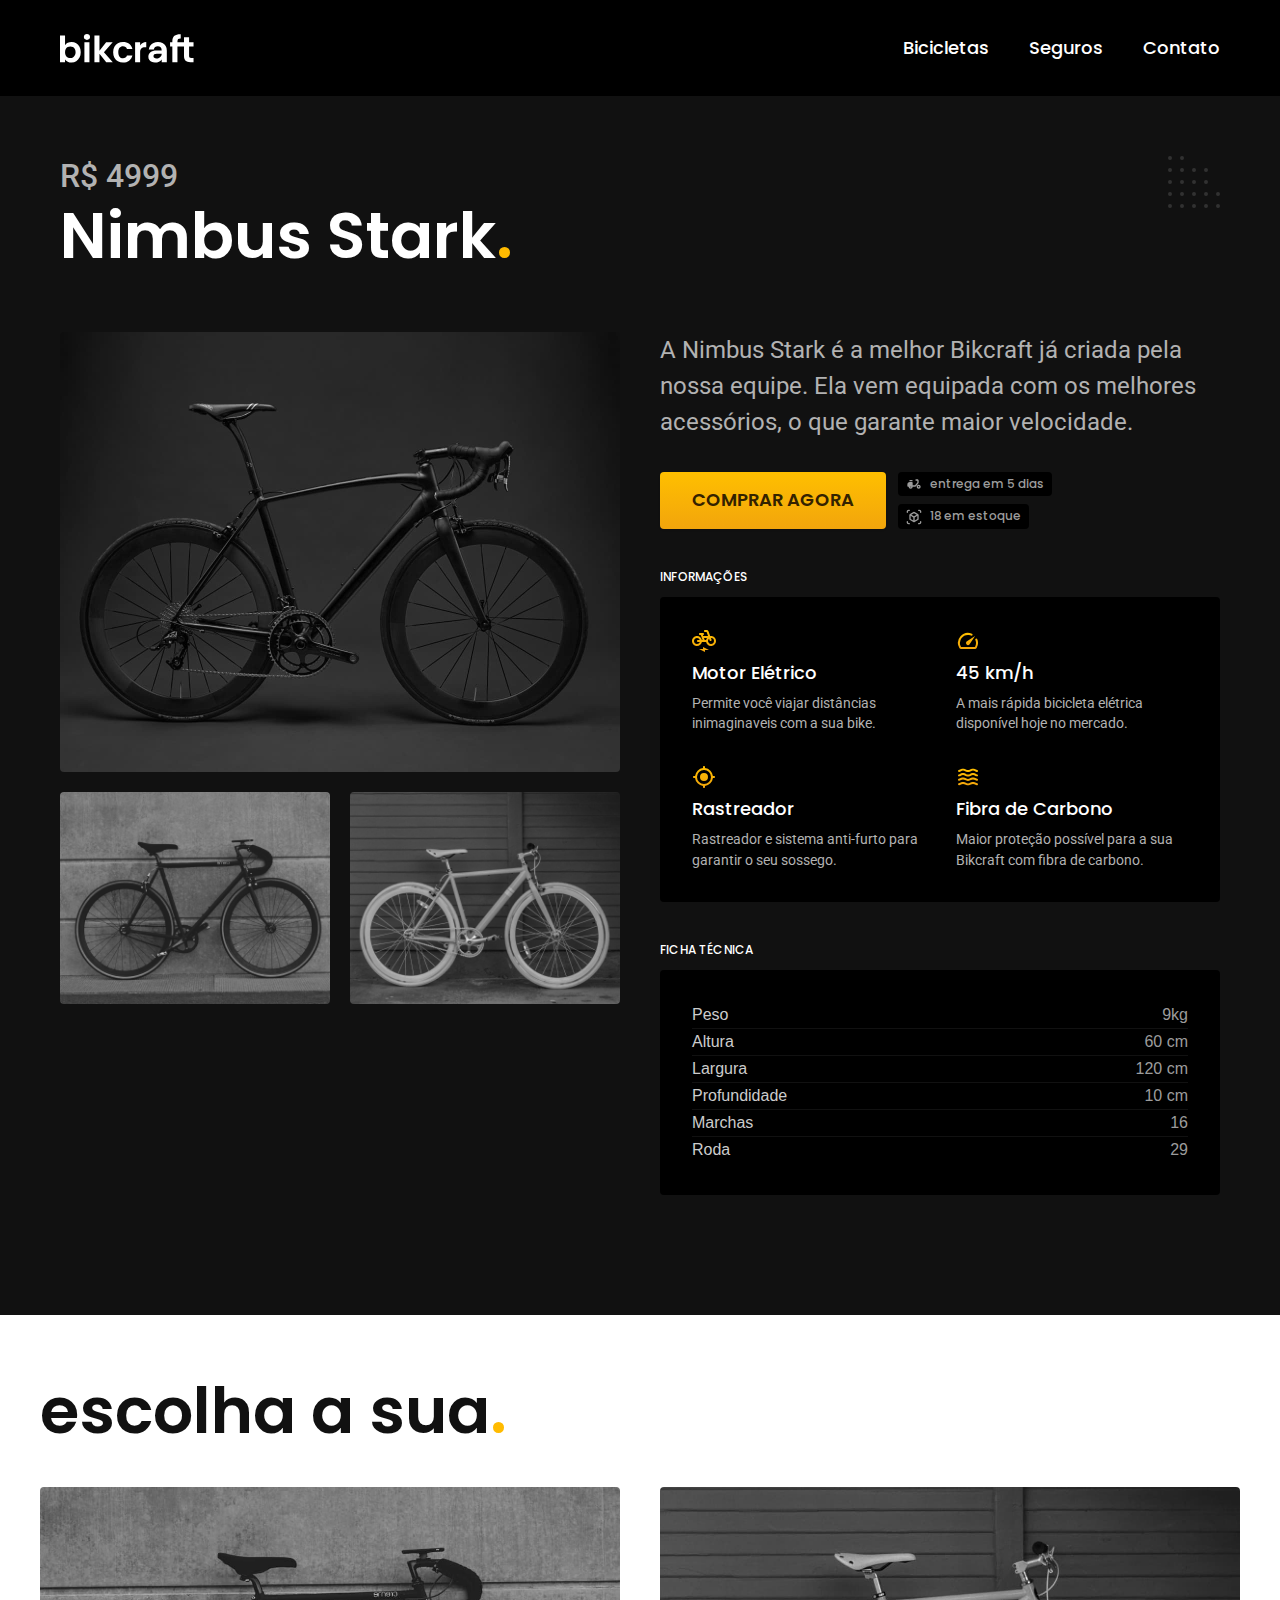
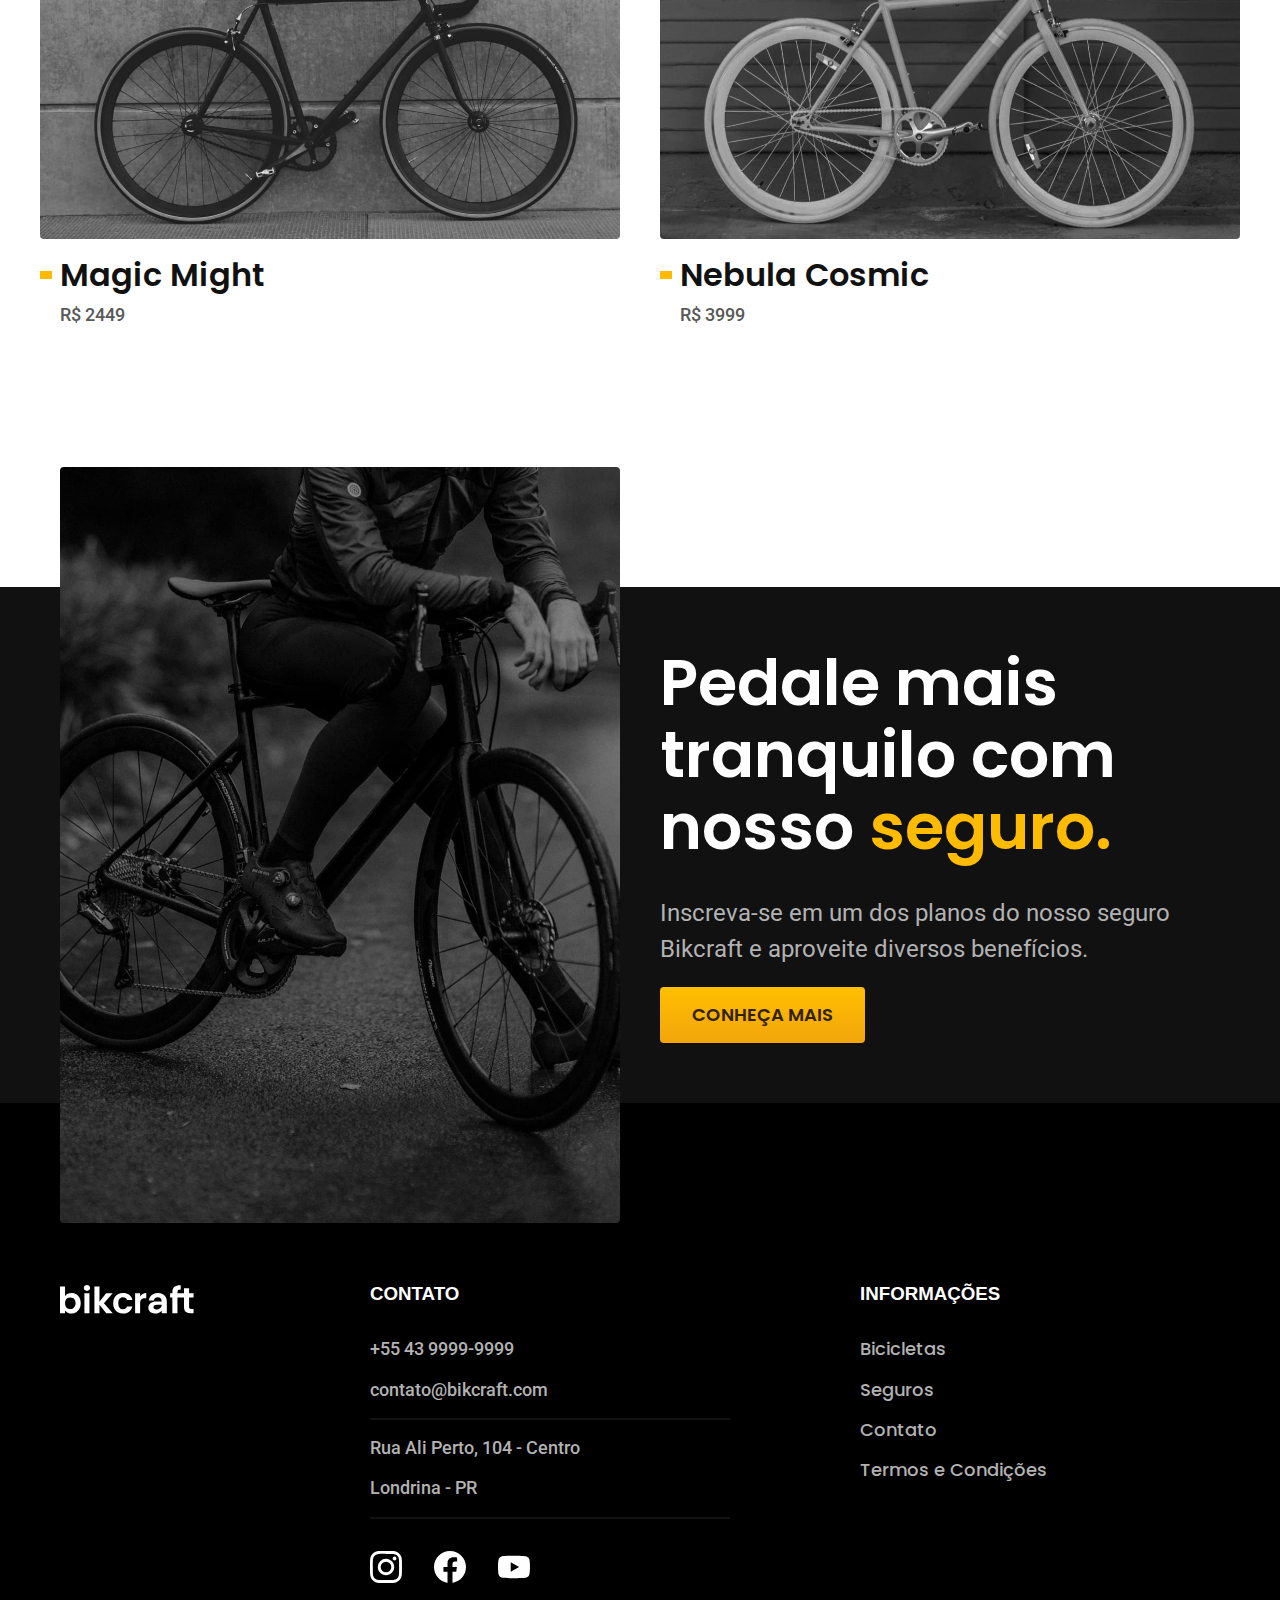
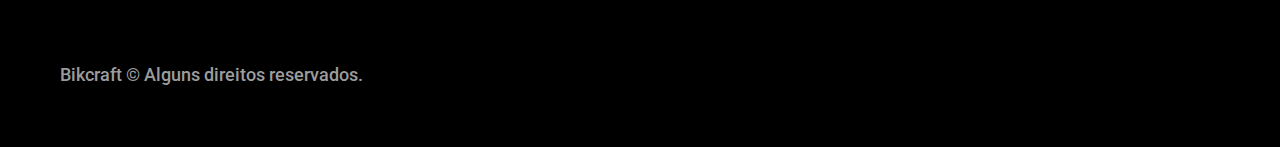
<file: bicicletas/nimbus.html>
<!DOCTYPE html>
<html lang="pt-br">

<head>
  <meta charset="UTF-8">
  <meta name="viewport" content="width=device-width, initial-scale=1.0">
  <title>Nimbus | Bikcraft</title>
  <meta name="description" content="Nimbus.">

  <link rel="icon" href="./favicon.svg" type="image/svg+xml">

  <link href="../css/style.min.css" rel="preload" as="style">
  <link href="../css/style.min.css" rel="stylesheet">

  <link rel="preconnect" href="https://fonts.googleapis.com">
  <link rel="preconnect" href="https://fonts.gstatic.com" crossorigin>
  <link href="https://fonts.googleapis.com/css2?family=Merriweather:ital,wght@1,900&family=Poppins:wght@400;600&family=Roboto:wght@400;500&display=swap" rel="stylesheet">
</head>

<body id="bicicleta">
  <header class="header-bg">
    <div class="header container">
      <a href="../"><img src="../img/bikcraft.svg" width="136" height="32" alt="Bikcraft"></a>
      <nav>
        <ul class="header-menu font-1-m cor-0">
          <li><a href="../bicicletas.html">Bicicletas</a></li>
          <li><a href="../seguros.html">Seguros</a></li>
          <li><a href="../contato.html">Contato</a></li>
        </ul>
      </nav>
    </div>
  </header>

  <main class="titulo-bg">
    <div>
      <div class="titulo container">
        <p class="font-2-xl cor-5">R$ 4999</p>
        <h1 class="font-1-xxl cor-0">Nimbus Stark<span class="cor-p1">.</span></h1>
      </div>
    </div>

    <div class="bicicleta container">
      <div class="bicicleta-imagens">
        <img src="../img/bicicleta/nimbus1.jpg" width="1120" height="880" alt="">
        <img src="../img/bicicleta/nimbus2.jpg" width="1120" height="880" alt="">
        <img src="../img/bicicleta/nimbus3.jpg" width="1120" height="880" alt="">
      </div>
      <div class="bicicleta-conteudo">
        <p class="font-2-l cor-5">A Nimbus Stark é a melhor Bikcraft já criada pela nossa equipe. Ela vem equipada com os melhores acessórios, o que garante maior velocidade.</p>
        <div class="bicicleta-comprar">
          <a class="botao" href="../orcamento.html?tipo=bikcraft&produto=nimbus">Comprar Agora</a>
          <span class="font-1-xs cor-6"><img src="../img/icones/entrega.svg" width="16" height="16" alt=""> entrega em 5 dias</span>
          <span class="font-1-xs cor-6"><img src="../img/icones/estoque.svg" width="16" height="16" alt=""> 18 em estoque</span>
        </div>

        <h2 class="font-1-xs cor-0">Informações </h2>
        <ul class="bicicleta-informacoes">
          <li>
            <img src="../img/icones/eletrica.svg" width="32" height="32" alt="">
            <h3 class="font-1-m cor-0">Motor Elétrico</h3>
            <p class="font-2-xs cor-5">Permite você viajar distâncias inimaginaveis com a sua bike.</p>
          </li>
          <li>
            <img src="../img/icones/velocidade.svg" width="32" height="32" alt="">
            <h3 class="font-1-m cor-0">45 km/h</h3>
            <p class="font-2-xs cor-5">A mais rápida bicicleta elétrica disponível hoje no mercado.</p>
          </li>
          <li>
            <img src="../img/icones/rastreador.svg" width="32" height="32" alt="">
            <h3 class="font-1-m cor-0">Rastreador</h3>
            <p class="font-2-xs cor-5">Rastreador e sistema anti-furto para garantir o seu sossego.</p>
          </li>
          <li>
            <img src="../img/icones/carbono.svg" width="32" height="32" alt="">
            <h3 class="font-1-m cor-0">Fibra de Carbono</h3>
            <p class="font-2-xs cor-5">Maior proteção possível para a sua Bikcraft com fibra de carbono.</p>
          </li>
        </ul>
        <h2 class="font-1-xs cor-0">Ficha Técnica </h2>
        <ul class="bicicleta-ficha font-2s cor-4">
          <li>Peso <span>9kg</span></li>
          <li>Altura<span>60 cm</span></li>
          <li>Largura<span>120 cm</span></li>
          <li>Profundidade<span>10 cm</span></li>
          <li>Marchas<span>16</span></li>
          <li>Roda<span>29</span></li>
        </ul>
      </div>
    </div>

  </main>

  <article class="bicicletas-lista container">
    <h2 class=" font-1-xxl">escolha a sua<span class="cor-p1">.</span></h2>

    <ul>
      <li>
        <a href="./magic.html">
          <img src="../img/bicicletas/magic.jpg" width="1120" height="680" alt="Bicicleta preta">
          <h3 class="font-1-xl">Magic Might</h3>
          <span class="font-2-m cor-8">R$ 2449</span>
        </a>
      </li>

      <li>
        <a href="./nebula.html">
          <img src="../img/bicicletas/nebula.jpg" width="1120" height="680" alt="Bicicleta preta">
          <h3 class="font-1-xl">Nebula Cosmic</h3>
          <span class="font-2-m cor-8">R$ 3999</span>
        </a>
      </li>
    </ul>
  </article>

  <article class="seguro-bg">
    <div class="seguro container">
      <div class="seguro-imagem">
        <img src="../img/fotos/seguros.jpg" width="1360" height="1512" alt="Pessoa em cima de uma bicicleta">
      </div>
      <div class="seguro-conteudo">
        <h2 class="font-1-xxl cor-0">Pedale mais tranquilo com nosso <span class="cor-p1">seguro.</span></h2>
        <p class="font-2-l cor-5">Inscreva-se em um dos planos do nosso seguro Bikcraft e aproveite diversos benefícios.
        </p>
        <a class="botao" href="../seguros.html">Conheça Mais</a>
      </div>
    </div>
  </article>

  <footer class="footer-bg">
    <div class="footer container">
      <img src="../img/bikcraft.svg" width="136" height="32" alt="Bikcraft">
      <div class="footer-contato">
        <h3 class="font-2-1-b cor-0">Contato</h3>
        <ul class="font-2-m cor-5">
          <li><a href="tel:+5543998012572">+55 43 9999-9999</a></li>
          <li><a href="mailto:pedromont436@gmail.com">contato@bikcraft.com</a></li>
          <li>Rua Ali Perto, 104 - Centro</li>
          <li>Londrina - PR</li>
        </ul>
        <div class="footer-redes">
          <a href="../">
            <img src="../img/redes/instagram.svg" width="32" height="32" alt="Instagram">
          </a>
          <a href="../">
            <img src="../img/redes/facebook.svg" width="32" height="32" alt="Facebook">
          </a>
          <a href="../">
            <img src="../img/redes/youtube.svg" width="32" height="32" alt="Youtube">
          </a>
        </div>

      </div>
      <div class="footer-informacoes">
        <h3 class="font-2-1-b cor-0">Informações</h3>
        <nav>
          <ul class="font-1-m cor-5">
            <li><a href="../bicicletas.html">Bicicletas</a></li>
            <li><a href="../seguros.html">Seguros</a></li>
            <li><a href="../contato">Contato</a></li>
            <li><a href="../termos.html">Termos e Condições</a></li>
          </ul>
        </nav>
      </div>
      <p class="footer-copy font-2-m cor-6">Bikcraft © Alguns direitos reservados.</p>
    </div>
  </footer>
  <script src="../js/script.js"></script>
</body>

</html>
</file>
<file: css/style.min.css>
body{margin:0;color:#111;font-family:Arial,Helvetica,sans-serif}blockquote,dd,h1,h2,h3,h4,p,ul{margin:0}ul{padding:0;list-style:none}a{text-decoration:none;color:inherit}img{max-width:100%;height:auto;display:block}img[src$=".jpg"]{border-radius:4px}.font-1-xs{font:500 0.75rem/1.35 Poppins,sans-serif}.font-2-xs{font:400 0.875rem/1.43 Roboto,sans-serif}.font-1-s{font:500 1rem/1.5 Poppins,sans-serif}.font-2-s{font:400 1rem/1.5 Roboto,sans-serif}.font-1-m,.font-1-m-b{font:500 1.125rem/1.35 Poppins,sans-serif}.font-1-m-b{font-weight:600}.font-2-m{font:500 1.125rem/1.35 Roboto,sans-serif}.font-1-l{font:500 1.5rem/1.5 Poppins,sans-serif}.font-2-l,.font-2-l-b{font:400 1.5rem/1.5 Roboto,sans-serif}.font-2-l-b{font-weight:500;letter-spacing:.015em;text-transform:uppercase}.font-1-xl{font:600 2rem/1.25 Poppins,sans-serif}.font-2-xl{font:500 2rem/1.25 Roboto,sans-serif}.font-1-xxl{font:600 4rem/1.125 Poppins,sans-serif}@media (max-width:1200px){.font-1-xxl{font-size:3rem}.font-2-l{font-size:1.125rem}.font-2-l-b{font-size:1.125rem}}@media (max-width:800px){.font-1-xxl{font-size:2rem}.font-1-xl,.font-2-xl{font-size:1.5rem}}:root{--cor-0:#ffffff;--cor-1:#f7f7f7;--cor-2:#ededed;--cor-3:#dedede;--cor-4:#cccccc;--cor-5:#b2b2b2;--cor-6:#9c9c9c;--cor-7:#717171;--cor-8:#595959;--cor-9:#404040;--cor-10:#2e2e2e;--cor-11:#111111;--cor-12:#000000;--cor-p1:#ffbb00;--cor-p2:#e4a30b;--cor-p3:#a66f00;--cor-p4:#664400;--cor-p5:#332200}.cor-0{color:var(--cor-0)}.cor-1{color:var(--cor-1)}.cor-2{color:var(--cor-2)}.cor-3{color:var(--cor-3)}.cor-4{color:var(--cor-4)}.cor-5{color:var(--cor-5)}.cor-6{color:var(--cor-6)}.cor-7{color:var(--cor-7)}.cor-8{color:var(--cor-8)}.cor-9{color:var(--cor-9)}.cor-10{color:var(--cor-10)}.cor-11{color:var(--cor-11)}.cor-12{color:var(--cor-12)}.cor-p1{color:var(--cor-p1)}.cor-p2{color:var(--cor-p2)}.cor-p3{color:var(--cor-p3)}.cor-p4{color:var(--cor-p4)}.cor-p5{color:var(--cor-p5)}.header-bg{background:var(--cor-12)}.header{display:flex;flex-wrap:wrap;gap:20px;justify-content:space-between;align-items:center;padding-top:20px;padding-bottom:20px}.header-menu{display:flex;flex-wrap:wrap;gap:40px}.header-menu a{display:inline-block;padding:16px 0;position:relative}.header-menu a:after{content:"";display:block;height:2px;width:0;background:var(--cor-0);margin-top:4px;transition:.3s;position:absolute}.header-menu a.ativo::after,.header-menu a:hover::after{width:100%}@media (max-width:800px){.header-menu{gap:20px}.header-menu a{background:var(--cor-11);padding:12px 16px;border-radius:.25rem}.header-menu a:hover{background:var(--cor-10)}.header a:after{display:none}}@media (max-width:600px){.header-menu{gap:12px}.header-menu a{padding:8px 12px;font-size:.875rem}}.footer-bg{background-color:var(--cor-12)}.footer{display:grid;grid-template-columns:3fr 5fr 4fr;gap:40px;padding-top:60px;padding-bottom:60px}.footer h3{margin-bottom:32px;text-transform:uppercase}.footer-contato ul{margin-bottom:32px}.footer-contato li:nth-child(even):after{content:"";display:block;max-width:360px;height:2px;background:var(--cor-11);margin-top:16px}.footer li{margin-bottom:16px}.footer-redes{display:flex;gap:32px}.footer-redes a:hover{transform:scale(1.1);transition:.1s}.footer a:hover{color:var(--cor-0)}.footer-copy{grid-column:1/-1;margin-top:40px}@media (max-width:800px){.footer>img{display:none}.footer{grid-template-columns:1fr 1fr}}@media (max-width:600px){.footer{grid-template-columns:1fr;gap:60px}.footer-copy{margin-top:0}}.container{box-sizing:border-box;max-width:1200px;padding-left:20px;padding-right:20px;margin:0 auto}.botao{display:inline-block;padding:1rem 2rem;background:linear-gradient(#ffbf00,#f2a50c);border-radius:.25rem;box-shadow:0 1px 2px rgba(0,0,0,.1);text-transform:uppercase;color:var(--cor-p5);font:600 1.125rem/1.35 Poppins,sans-serif;max-width:max-content;border:none;cursor:pointer}.botao.secundario{background:var(--cor-10);color:var(--cor-2)}.botao.secundario:hover{background:var(--cor-9)}.botao.seta{display:flex;align-items:center}.botao.seta::after{content:"";display:inline-block;width:18px;height:10px;margin-left:12px;background:url("../../img/icones/seta.svg");transition:transform .2s}.botao.seta:hover::after{transform:translateX(4px)}.botao:hover{background:linear-gradient(#ffb60d,#e59317)}@media (max-width:600px){.botao{padding:12px 16px;font-size:1rem}}.link{display:inline-block;color:var(--cor-p1);font:500 1.5rem/1.5 Poppins,sans-serif;text-transform:uppercase;border-bottom:4px solid currentColor}.link:hover{color:var(--cor-0)}.titulo-bg{padding-top:60px;padding-bottom:60px;background:var(--cor-11)}.titulo{background:url("../../img/dec/top-right.svg") no-repeat top right 20px}.titulo p{margin-bottom:4px}@media (max-width:800px){.titulo{padding-top:40px;padding-bottom:40px}.titulo p{font-size:1rem;text-transform:lowercase;font-weight:400}}.form{display:grid;grid-template-columns:1fr 1fr;gap:20px}.form label{display:block;font:400 1rem/1.5 Poppins,sans-serif;margin-bottom:4px}.form .col-2{grid-column:span 2}.form input[type=email],.form input[type=text],.form textarea{font:400 1rem/1.5 Roboto,sans-serif;background:var(--cor-1);border:1px solid var(--cor-2);padding:12px;border-radius:4px;width:100%;box-sizing:border-box}.form input[type=email]:focus,.form input[type=text]:focus,.form textarea:focus{outline:0;border-color:var(--cor-p1);background:var(--cor-0);box-shadow:0 0 0 2px #fea}@media (max-width:600px){.form{grid-template-columns:1fr}.form .col-2{grid-column:1}}.introducao-bg{background:var(--cor-12);box-shadow:inset 0 -120px var(--cor-0)}.introducao{display:grid;grid-template-columns:1fr 1fr;gap:0 40px}.introducao-conteudo{align-self:end;padding-bottom:200px}.introducao img{width:100%;height:100%;object-fit:cover;border-radius:.25rem}.introducao h1{margin-bottom:32px}.introducao p{margin-bottom:20px}@media (max-width:800px){.introducao-bg{background:var(--cor-11);padding-top:40px;box-shadow:inset 0 -60px var(--cor-0)}.introducao{grid-template-columns:1fr;gap:32px}.introducao-conteudo{padding-bottom:32px}.introducao h1{margin-bottom:16px}.introducao img{height:300px;width:100%}}.tecnologia-bg{background:var(--cor-11);box-shadow:inset 0 80px var(--cor-0),inset 0 -80px var(--cor-0)}.tecnologia{display:grid;grid-template-columns:1fr 1fr;gap:40px}.tecnologia-imagem img{width:100%;height:100%;object-fit:cover;object-position:left}.tecnologia-conteudo{padding-top:160px;padding-bottom:160px}.tecnologia-conteudo>span{display:block;margin-bottom:20px}.tecnologia-conteudo h2{margin-bottom:32px}.tecnologia-conteudo>p{margin-bottom:20px}.tecnologia a{margin-bottom:80px}.tecnologia-vantagens{display:flex;gap:40px}.tecnologia-vantagens h3{margin-bottom:8px;width:max-content}.tecnologia-vantagens img{width:24px;margin-bottom:8px}@media (max-width:800px){.tecnologia-bg{box-shadow:none}.tecnologia{grid-template-columns:1fr}.tecnologia-conteudo{padding-top:60px;padding-bottom:60px}.tecnologia-imagem{display:none}.tecnologia a{margin-bottom:60px}}@media (max-width:600px){.tecnologia-vantagens{flex-direction:column;gap:40px}}.parceiros{padding-top:60px;padding-bottom:120px}.parceiros h2{margin-bottom:60px}.parceiros ul{padding:0 20px;max-width:1400px;margin:0 auto;display:grid;grid-template-columns:repeat(4,1fr);justify-content:center}.parceiros li{padding:32px;display:flex;border-left:2px solid var(--cor-2)}.parceiros li:first-child,.parceiros li:nth-child(5){border-left:none}.parceiros li:nth-child(n+5){border-top:2px solid var(--cor-2)}.parceiros img{margin:auto}@media (max-width:800px){.parceiros{padding-bottom:60px}.parceiros li{padding:20px}.parceiros h2{margin-bottom:20px}.parceiros ul{grid-template-columns:1fr 1fr}.parceiros li:nth-child(n+3){border-top:2px solid var(--cor-2)}.parceiros li:nth-child(odd){border-left:none}}.depoimento{display:grid;grid-template-columns:1fr 1fr;background:var(--cor-p1);overflow:hidden}.depoimento img{width:100%;height:100%;object-fit:cover;border-radius:0}.depoimento-conteudo{padding:40px 40px 80px 80px;align-self:end;background:url("../../img/dec/bottom-right-p.svg") no-repeat bottom 40px right 40px}.depoimento-conteudo p{max-width:32ch;font-family:Merriweather,serif;font-style:italic;font-weight:900;margin-bottom:32px;position:relative}.depoimento p::after,.depoimento p::before{font-size:5rem;color:var(--cor-p2);position:absolute}.depoimento p::before{content:"“";left:-50px;top:-20px}.depoimento p::after{content:"”"}@media (min-width:1200px){.depoimento img{max-height:520px}}@media (max-width:800px){.depoimento{grid-template-columns:1fr}.depoimento-conteudo{padding:40px 20px;justify-self:center}.depoimento img{max-height:200px}}.bicicletas-lista{padding:60px 0 120px}.bicicletas-lista h2{margin-bottom:40px}.bicicletas-lista ul{display:flex;gap:40px;padding:0 20px 20px 20px;max-width:1400px;margin:0 auto;overflow-x:auto}#bicicleta .bicicletas-lista ul{padding:0 0 20px 0}.bicicletas-lista li{min-width:280px}.bicicletas-lista a{display:block}.bicicletas-lista img{margin-bottom:16px}.bicicletas-lista h3{margin-bottom:8px;display:flex;align-items:center}.bicicletas-lista h3::before{content:"";display:inline-block;height:8px;width:12px;background:var(--cor-p1);margin-right:8px;transition:width .2s}.bicicletas-lista a:hover h3::before{width:24px}.bicicletas-lista li span{padding-left:20px}@media (max-width:800px){.bicicletas-lista{padding-bottom:60px}.bicicletas-lista ul{gap:20px}}.bicicletas-bg{background:linear-gradient(to right,var(--cor-0) 30%,var(--cor-11) 0)}.bicicletas{display:grid;grid-template-columns:1fr 1fr;gap:40px;padding-top:60px;padding-bottom:60px;background:url("../../img/dec/top-right.svg") no-repeat top 40px right 20px}.bicicletas-imagem{display:grid}.bicicletas-imagem img{grid-area:1/1}.bicicletas-imagem span{background:var(--cor-12);display:inline-block;padding:8px 16px 8px 8px;grid-area:1/1;align-self:start;justify-self:end;margin-top:20px;border-radius:4px 0 0 4px}.bicicletas-conteudo{display:grid;grid-template-columns:1fr auto;align-content:start}.bicicletas h2,.bicicletas p{grid-column:1/-1}.bicicletas h2{margin-bottom:20px}.bicicletas h2::before{content:"";display:block;width:12px;height:8px;background-color:var(--cor-p1);margin-bottom:8px}.bicicletas p{margin-bottom:32px}.bicicletas a{place-self:end}.bicicletas li{display:flex;align-items:center;gap:8px}.bicicletas ul{display:grid;gap:16px}.bicicletas-conteudo img{width:24px}@media (max-width:800px){.bicicletas-bg{background:var(--cor-11)}.bicicletas{grid-template-columns:1fr;gap:20px;padding-top:40px;padding-bottom:40px}}@media (max-width:600px){.bicicletas-conteudo{grid-template-columns:1fr}.bicicletas ul{font-size:1rem;grid-template-columns:1fr 1fr;margin-bottom:32px}.bicicletas a{place-self:start}}.bicicleta{display:grid;grid-template-columns:1fr 1fr;align-items:start;gap:40px;padding-top:60px;padding-bottom:60px}#bicicleta .titulo p{text-transform:uppercase}.bicicleta-imagens{display:flex;flex-wrap:wrap;gap:20px}.bicicleta-imagens img{flex:1;min-width:200px}.bicicleta-imagens img:first-child{min-width:100%}.bicicleta-conteudo>p{margin-bottom:32px}.bicicleta-comprar{display:grid;grid-template-columns:max-content auto;align-items:center;justify-items:start;gap:8px 12px;margin-bottom:40px}.bicicleta-comprar a{grid-row:span 2}.bicicleta-comprar span{display:flex;align-items:center;background:var(--cor-12);gap:8px;padding:4px 8px;border-radius:4px}.bicicleta-conteudo h2{text-transform:uppercase;letter-spacing:.015em;margin-bottom:12px}.bicicleta-ficha,.bicicleta-informacoes{padding:32px;background:var(--cor-12);border-radius:4px}.bicicleta-informacoes{margin-bottom:40px;display:grid;grid-template-columns:1fr 1fr;gap:32px}.bicicleta-informacoes img{width:24px;margin-bottom:8px}.bicicleta-informacoes h3{margin-bottom:8px}.bicicleta-ficha li{padding:4px 0;display:flex;justify-content:space-between}.bicicleta-ficha li+li{border-top:1px solid var(--cor-11)}.bicicleta-ficha span{color:var(--cor-6)}@media (max-width:800px){.bicicleta{grid-template-columns:1fr;padding-top:40px;padding-bottom:40px}.bicicleta-imagens{grid-row:2}}@media (max-width:400px){.bicicleta-informacoes{grid-template-columns:1fr}.bicicleta-comprar{grid-template-columns:1fr}}.seguro-bg{background:var(--cor-11);box-shadow:inset 0 120px var(--cor-0),inset 0 -120px var(--cor-12)}.seguro{display:grid;grid-template-columns:1fr 1fr;gap:40px}.seguro-imagem img{width:100%;height:100%;object-fit:cover}.seguro-conteudo{padding-bottom:180px;padding-top:180px}.seguro h2{margin-bottom:32px}.seguro p{margin-bottom:20px}@media (max-width:800px){.seguro-bg{box-shadow:inset 0 -60px var(--cor-12)}.seguro{grid-template-columns:1fr}.seguro-conteudo{grid-row:1;padding-top:40px;padding-bottom:0}.seguro-imagem{height:250px}}.seguros-bg{background:var(--cor-11)}.seguros{padding-top:60px;padding-bottom:60px;display:grid;grid-template-columns:1fr 1fr;gap:40px;align-items:center}#seguros .seguros{padding-top:0}.seguros h2{grid-column:1/-1}.seguros-item{background:var(--cor-12);padding:32px 32px 32px 60px;display:grid;grid-template-columns:1fr auto;border-radius:4px}.seguros-item h3{margin-bottom:40px}.seguros-item span{grid-column:2;display:block;text-align:right}.seguros-item ul{grid-column:1/-1;margin-bottom:32px}.seguros-item li{display:flex;align-items:center;position:relative}.seguros-item li+li{margin-top:20px}.seguros-item li::before{content:"";display:inline-block;width:13px;height:9px;background-image:url(../../img/icones/lista.svg);position:absolute;left:-21px}.seguros-item a{grid-column:1/-1}@media (max-width:800px){.seguros{grid-template-columns:1fr}}.vantagens-bg{background:var(--cor-12)}.vantagens{padding-top:120px;padding-bottom:120px}.vantagens h2{margin-bottom:60px}.vantagens ul{display:grid;grid-template-columns:repeat(auto-fit,minmax(280px,max-content));gap:40px 80px}.vantagens h3,.vantagens img{margin-bottom:8px}@media (max-width:800px){.vantagens{padding-top:60px;padding-bottom:60px}.vantagens h2{margin-bottom:40px}.vantagens ul{gap:20px}}.perguntas{padding-top:120px;padding-bottom:120px}.perguntas h2{margin-bottom:60px}.perguntas button{display:grid;grid-template-columns:auto 1fr auto;align-items:center;gap:8px;cursor:pointer;border:none;background:0 0;width:100%;text-align:left}.perguntas dl>div{padding:20px;border-radius:4px}.perguntas dl>div:nth-child(odd){background:var(--cor-1)}.perguntas button::before{content:"";display:inline-block;width:12px;height:8px;background-color:var(--cor-p1)}.perguntas button::after{content:"";display:inline-block;width:14px;height:6px;background:url(../../img/icones/seta-abrir.svg);transition:.2s}.perguntas button:hover::after,.perguntas button[aria-expanded=true]::after{transform:rotate(180deg)}.perguntas dd{display:none}.perguntas dd.ativa{display:block}.perguntas dd{padding-left:20px;padding-top:16px;max-width:80ch}@media (max-width:800px){.perguntas{padding-top:60px;padding-bottom:60px}.perguntas h2{margin-bottom:40px}}#contato{background:var(--cor-1);background:linear-gradient(var(--cor-11) 600px,var(--cor-1) 0)}.contato{display:grid;grid-template-columns:5fr 7fr}.contato-dados,.contato-formulario{padding:60px;box-shadow:0 1px 2px rgba(0,0,0,.1)}.contato-dados{border-radius:5px 0 0 5px;background:var(--cor-12) url("../../img/dec/bottom-left.svg") no-repeat bottom 20px left 20px}.contato-formulario{border-radius:0 5px 5px 0;background:var(--cor-0) url("../../img/dec/bottom-right.svg") no-repeat bottom 20px right 20px}.contato-dados h2{margin-bottom:60px}.contato-endereco{margin-bottom:32px;background:url("../../img/icones/local.svg") no-repeat 0 2px;padding-left:28px}.contato-endereco p{margin-bottom:8px}.contato-meios{background:url("../../img/icones/email.svg") no-repeat 0 2px}.contato-meios p{max-width:max-content;margin-bottom:8px;padding-left:28px}.contato-meios p:nth-child(2){margin-bottom:32px}.contato-meios p:nth-child(3){background:url("../../img/icones/telefone.svg") no-repeat 0 2px;margin-bottom:60px}.contato-redes{display:flex;gap:32px;padding-left:28px}.contato-redes a:hover{transform:scale(1.1);transition:.1s}@media (max-width:800px){.contato{grid-template-columns:1fr}.contato-dados,.contato-formulario{padding:20px}.contato-dados{border-radius:5px 5px 0 0;background:var(--cor-12)}.contato-formulario{border-radius:0 0 5px 5px}.contato-dados h2,.contato-meios p:nth-child(3){margin-bottom:32px}.contato-redes{margin-bottom:12px}}.lojas{display:grid;grid-template-columns:1fr 1fr;gap:0 40px;padding-top:120px;padding-bottom:120px}.lojas h2{grid-column:1/-1;margin-bottom:60px}.lojas img{border-radius:4px 4px 0 0}.lojas-item{border-radius:4px;background:var(--cor-0);box-shadow:0 1px 2px rgba(0,0,0,.1)}.lojas-conteudo{display:grid;grid-template-columns:1fr 1fr;gap:32px 16px;padding:32px}.lojas-conteudo h3,.lojas-tempo{grid-column:1/-1}.lojas-dados{display:grid;gap:8px;border-left:2px solid var(--cor-2);padding-left:12px}.lojas-tempo{display:flex;align-items:center}@media (max-width:800px){.lojas{gap:20px;padding-top:60px;padding-bottom:60px}.lojas h2{margin-bottom:32px}.lojas-conteudo{grid-template-columns:1fr}}@media (max-width:600px){.lojas{grid-template-columns:1fr}}#orcamento{background:linear-gradient(var(--cor-11) 600px,var(--cor-1) 0)}.orcamento{display:grid;grid-template-columns:5fr 7fr;padding-bottom:120px}.orcamento h2{text-transform:uppercase;position:relative;display:flex;align-items:center}.orcamento h2::before{content:"";display:inline-block;width:4px;height:8px;background:var(--cor-p1);position:absolute;left:-12px}.orcamento-dados,.orcamento-produto{padding:60px;box-shadow:0 1px 2px rgba(0,0,0,.1)}.orcamento-produto{border-radius:5px 0 0 5px;background:var(--cor-12) url("../../img/dec/bottom-left.svg") no-repeat bottom 20px left 20px;display:grid;grid-template-columns:1fr 1fr;gap:20px;align-content:start}.orcamento-produto label{font:400 1rem/1.5 Poppins,sans-serif;color:var(--cor-4);background-color:var(--cor-10);padding:12px 16px;border-radius:4px;cursor:pointer;display:grid;grid-template-columns:auto 1fr auto;align-items:center;border:1px solid var(--cor-10)}.orcamento-produto input:checked+label{background:var(--cor-0);color:var(--cor-11)}.orcamento-produto label::before{content:"";display:inline-block;box-sizing:border-box;width:12px;height:12px;border:1px solid var(--cor-6);border-radius:50%;margin-right:8px}.orcamento-produto input:checked+label::before{border-color:var(--cor-7);box-shadow:inset 0 0 0 2px var(--cor-0),inset 0 0 0 6px var(--cor-7)}.orcamento-produto label:hover{background-color:var(--cor-9);border-color:var(--cor-9)}.orcamento-produto input:focus+label{box-shadow:0 0 0 2px var(--cor-p1);border:1px solid var(--cor-12)}.orcamento-produto label span{display:none}.orcamento-produto input:checked+label span{display:inline-block}.orcamento-produto input{opacity:0;position:absolute;pointer-events:none}.orcamento-produto>*{grid-column:1/-1}.orcamento-produto>label{grid-column:initial}.orcamento-dados{border-radius:0 5px 5px 0;background:var(--cor-0) url("../../img/dec/bottom-right.svg") no-repeat bottom 20px right 20px}.orcamento-conteudo{display:none}.orcamento-conteudo h2,.orcamento-dados h2:nth-of-type(n+2){margin-top:20px}#bikcraft:checked~#orcamento-bikcraft,#seguro:checked~#orcamento-seguro{display:grid;gap:20px}.orcamento-detalhes{display:none;background:var(--cor-0);padding:20px;grid-template-columns:1fr 1fr;border-radius:4px;align-items:center}.orcamento-detalhes li{display:flex;align-items:center;margin-bottom:8px}.orcamento-detalhes li img{width:16px;margin-right:8px}.orcamento-produto input:checked+label+.orcamento-detalhes{display:grid}@media (max-width:1200px){.orcamento-dados,.orcamento-produto{padding:32px}}@media (max-width:800px){.orcamento{grid-template-columns:1fr}.orcamento-produto{border-radius:5px 5px 0 0;background:var(--cor-12)}.orcamento-dados{border-radius:0 0 5px 5px}}@media (max-width:400px){.orcamento-produto{grid-template-columns:1fr}}.termos{padding-top:80px;padding-bottom:80px}.termos h2{font-weight:600;margin-bottom:20px}.termos p+h2{margin-top:40px}.termos p{margin-bottom:24px;max-width:75ch}
</file>
